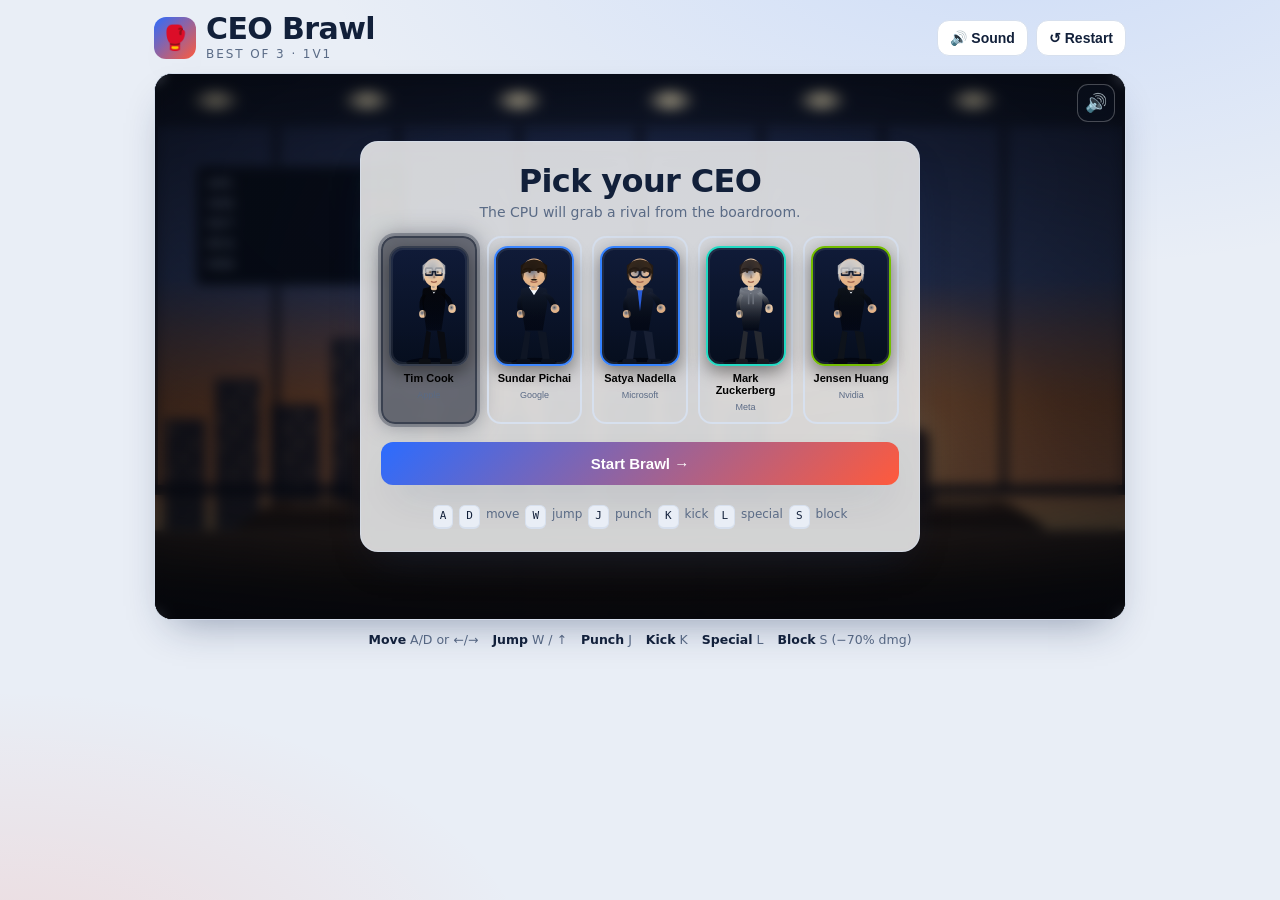
<file: ceo-brawl/index.html>
<!DOCTYPE html>
<!-- page-version: 1795558531 -->
<html lang="en">
<head>
<meta charset="utf-8">
<meta name="viewport" content="width=device-width, initial-scale=1, maximum-scale=1, user-scalable=no, viewport-fit=cover">
<meta name="theme-color" content="#0a1120">
<title>CEO Brawl</title>
<style>
  :root{
    --bg:#e9eef6; --ink:#12203a; --ink-soft:#5a6b86; --card:#ffffff;
    --line:#d7e0ee; --accent:#2b6cff; --accent-2:#ff5a3c; --gold:#ffb020;
    --hp:#ff4d4d; --hp2:#ff8a3c; --special:#37c6ff; --shadow:0 18px 40px -18px rgba(20,40,80,.45);
  }
  @media (prefers-color-scheme: dark){
    :root{
      --bg:#0a1120; --ink:#eaf1ff; --ink-soft:#93a4c4; --card:#111a2e;
      --line:#243252; --accent:#4d8bff; --accent-2:#ff6a4d; --gold:#ffc24d;
      --shadow:0 20px 46px -18px rgba(0,0,0,.7);
    }
  }
  *{box-sizing:border-box}
  html,body{height:100%}
  body{
    margin:0; font-family:ui-sans-serif,system-ui,-apple-system,"Segoe UI",Roboto,Helvetica,Arial,sans-serif;
    color:var(--ink); background:
      radial-gradient(1200px 600px at 80% -10%, rgba(77,139,255,.18), transparent 60%),
      radial-gradient(900px 500px at 0% 110%, rgba(255,90,60,.14), transparent 60%),
      var(--bg);
    -webkit-tap-highlight-color:transparent; overscroll-behavior:none;
    display:flex; flex-direction:column; align-items:center; min-height:100dvh;
  }
  .wrap{width:100%; max-width:1000px; padding:14px 14px 22px; display:flex; flex-direction:column; gap:12px}
  header{display:flex; align-items:center; justify-content:space-between; gap:12px}
  .brand{display:flex; align-items:center; gap:10px}
  .logo{width:42px; height:42px; border-radius:12px; display:grid; place-items:center; font-size:24px;
    background:linear-gradient(135deg,var(--accent),var(--accent-2)); color:#fff; box-shadow:var(--shadow)}
  .brand h1{font-size:clamp(20px,4.4vw,30px); margin:0; letter-spacing:-.02em; line-height:1}
  .brand small{display:block; color:var(--ink-soft); font-size:12px; letter-spacing:.16em; text-transform:uppercase; margin-top:3px}
  .topbtns{display:flex; gap:8px}
  .pill{border:1px solid var(--line); background:var(--card); color:var(--ink); border-radius:12px;
    padding:9px 12px; font-size:14px; font-weight:600; cursor:pointer; box-shadow:var(--shadow); transition:transform .12s, filter .12s}
  .pill:hover{transform:translateY(-1px)} .pill:active{transform:translateY(0)}
  .pill.muted{opacity:.6}

  .stage{position:relative; width:100%; aspect-ratio:16/9; border-radius:18px; overflow:hidden;
    background:#0a1120; box-shadow:var(--shadow); border:1px solid var(--line); touch-action:none}
  canvas{display:block; width:100%; height:100%}

  .overlay{position:absolute; inset:0; display:flex; align-items:center; justify-content:center; padding:16px;
    background:radial-gradient(120% 90% at 50% 20%, rgba(6,10,20,.35), rgba(4,7,14,.78)); backdrop-filter:blur(6px) saturate(1.05); text-align:center}
  .overlay.hidden{display:none}
  .panel{background:color-mix(in srgb, var(--card) 82%, transparent); border:1px solid color-mix(in srgb, var(--line) 70%, transparent);
    border-radius:18px; padding:20px 20px 22px; width:100%; max-width:560px; box-shadow:var(--shadow);
    backdrop-filter:blur(10px) saturate(1.1); -webkit-backdrop-filter:blur(10px) saturate(1.1);
    animation:pop .35s cubic-bezier(.2,.9,.25,1.2)}
  @keyframes pop{from{transform:scale(.9); opacity:0} to{transform:scale(1); opacity:1}}
  .panel h2{margin:0 0 4px; font-size:clamp(22px,5vw,32px); letter-spacing:-.02em}
  .panel .sub{color:var(--ink-soft); margin:0 0 16px; font-size:14px}
  .roster{display:grid; grid-template-columns:repeat(5,1fr); gap:10px}
  @media (max-width:560px){ .roster{grid-template-columns:repeat(3,1fr)} }
  .ceo{border:2px solid var(--line); background:transparent; border-radius:14px; padding:8px 4px 10px; cursor:pointer;
    display:flex; flex-direction:column; align-items:center; gap:6px; transition:transform .12s, border-color .12s, background .12s}
  .ceo:hover{transform:translateY(-3px)}
  .ceo .face{width:80px; height:120px; border-radius:14px; display:grid; place-items:center; overflow:hidden;
    border:2px solid var(--c); box-shadow:0 6px 18px rgba(0,0,0,.45), inset 0 0 0 2px rgba(255,255,255,.08); background:linear-gradient(#16203a,#0c1322);
    filter:saturate(1.05) contrast(1.05)}
  .ceo .face svg{width:100%; height:100%; display:block}
  .ceo .face svg .fb{transform-origin:center bottom}
  .ceo .nm{font-size:11px; font-weight:700; line-height:1.1; text-align:center}
  .ceo .co{font-size:9px; color:var(--ink-soft); text-align:center}
  .ceo.sel{border-color:var(--c); background:color-mix(in srgb, var(--c) 16%, rgba(10,16,30,.5)); box-shadow:0 0 0 3px color-mix(in srgb, var(--c) 40%, transparent), 0 0 22px color-mix(in srgb, var(--c) 55%, transparent)}
  .btnrow{display:flex; gap:10px; margin-top:18px; flex-wrap:wrap}
  .btn{flex:1; min-width:120px; border:none; border-radius:12px; padding:13px 16px; font-size:15px; font-weight:700; cursor:pointer;
    color:#fff; background:linear-gradient(135deg,var(--accent),var(--accent-2)); box-shadow:var(--shadow); transition:transform .12s}
  .btn:hover{transform:translateY(-2px)} .btn:active{transform:translateY(0)}
  .btn.ghost{background:var(--card); color:var(--ink); border:1px solid var(--line)}
  .hint{margin-top:14px; font-size:12px; color:var(--ink-soft); line-height:1.5}
  .keys{display:inline-flex; gap:6px; flex-wrap:wrap; justify-content:center; margin-top:6px}
  kbd{font-family:ui-monospace,Menlo,Consolas,monospace; font-size:11px; background:var(--bg); border:1px solid var(--line);
    border-bottom-width:2px; border-radius:6px; padding:2px 6px; color:var(--ink)}
  .big{font-size:clamp(30px,8vw,54px); font-weight:800; letter-spacing:-.02em; margin:6px 0;
    text-shadow:0 2px 0 rgba(0,0,0,.35), 0 6px 18px rgba(0,0,0,.5)}
  .big.win{color:var(--accent); text-shadow:0 2px 0 rgba(0,0,0,.4), 0 0 24px color-mix(in srgb, var(--accent) 60%, transparent)}
  .big.lose{color:var(--accent-2); text-shadow:0 2px 0 rgba(0,0,0,.4), 0 0 24px color-mix(in srgb, var(--accent-2) 60%, transparent)}
  .scoreline{margin-top:14px; font-size:13px; color:var(--ink-soft)}
  .scoreline code{display:inline-block; margin-top:6px; background:var(--bg); border:1px dashed var(--line);
    border-radius:8px; padding:6px 8px; color:var(--ink); font-size:12px}

  .controls{display:flex; flex-wrap:wrap; gap:8px 14px; align-items:center; justify-content:center;
    color:var(--ink-soft); font-size:12.5px}
  .controls b{color:var(--ink)}
  .touch{position:absolute; inset:auto 0 0 0; display:none; justify-content:space-between; align-items:flex-end;
    padding:10px 12px calc(10px + env(safe-area-inset-bottom)); pointer-events:none; user-select:none}
  .touch .grp{display:flex; gap:10px; pointer-events:auto}
  .tbtn{width:56px; height:56px; border-radius:16px; border:1px solid rgba(255,255,255,.25);
    background:rgba(10,16,30,.55); color:#fff; font-size:22px; font-weight:800; display:grid; place-items:center;
    backdrop-filter:blur(4px); touch-action:none; -webkit-user-select:none; user-select:none}
  .tbtn:active{background:rgba(77,139,255,.5)}
  .tbtn.sp{background:rgba(55,198,255,.35)}
  @media (hover:none), (pointer:coarse){ .touch{display:flex} }
  .mute-fab{position:absolute; top:10px; right:10px; width:38px; height:38px; border-radius:11px; border:1px solid rgba(255,255,255,.25);
    background:rgba(10,16,30,.5); color:#fff; font-size:18px; display:grid; place-items:center; cursor:pointer; backdrop-filter:blur(4px)}
  /* cinematic film grain over the whole stage */
  .stage::after{content:""; position:absolute; inset:0; pointer-events:none; z-index:5; opacity:.07; mix-blend-mode:overlay;
    background-image:url("data:image/svg+xml,%3Csvg xmlns='http://www.w3.org/2000/svg' width='160' height='160'%3E%3Cfilter id='n'%3E%3CfeTurbulence type='fractalNoise' baseFrequency='0.85' numOctaves='2' stitchTiles='stitch'/%3E%3C/filter%3E%3Crect width='100%25' height='100%25' filter='url(%23n)'/%3E%3C/svg%3E")}
  .stage::before{content:""; position:absolute; inset:0; pointer-events:none; z-index:4;
    background:radial-gradient(120% 100% at 50% 45%, transparent 55%, rgba(0,0,0,.55) 100%)}
  .overlay{z-index:6}
  .mute-fab{z-index:7}
</style>
</head>
<body>
<div class="wrap">
  <header>
    <div class="brand">
      <div class="logo">🥊</div>
      <div>
        <h1>CEO Brawl</h1>
        <small>Best of 3 · 1v1</small>
      </div>
    </div>
    <div class="topbtns">
      <button class="pill" id="muteBtn">🔊 Sound</button>
      <button class="pill" id="restartBtn">↺ Restart</button>
    </div>
  </header>

  <div class="stage" id="stage">
    <canvas id="game"></canvas>
    <button class="mute-fab" id="muteFab" aria-label="Mute">🔊</button>

    <!-- Character select -->
    <div class="overlay" id="selectScreen">
      <div class="panel">
        <h2>Pick your CEO</h2>
        <p class="sub">The CPU will grab a rival from the boardroom.</p>
        <div class="roster" id="roster"></div>
        <div class="btnrow">
          <button class="btn" id="startBtn">Start Brawl →</button>
        </div>
        <div class="hint">
          <span class="keys"><kbd>A</kbd><kbd>D</kbd> move <kbd>W</kbd> jump <kbd>J</kbd> punch <kbd>K</kbd> kick <kbd>L</kbd> special <kbd>S</kbd> block</span>
        </div>
      </div>
    </div>

    <!-- Round intro -->
    <div class="overlay hidden" id="introScreen">
      <div class="panel">
        <div class="big" id="introRound">Round 1</div>
        <p class="sub" id="introVs">Tim Cook vs Mark Zuckerberg</p>
        <div class="big" id="introCount" style="font-size:clamp(40px,12vw,80px)">3</div>
      </div>
    </div>

    <!-- Match over -->
    <div class="overlay hidden" id="overScreen">
      <div class="panel">
        <div class="big" id="overTitle">YOU WIN THE MATCH</div>
        <p class="sub" id="overSub">Tim Cook takes the boardroom.</p>
        <div class="btnrow">
          <button class="btn" id="rematchBtn">Rematch</button>
          <button class="btn ghost" id="changeBtn">Change CEO</button>
        </div>
        <div class="scoreline" id="scoreline"></div>
      </div>
    </div>
  </div>

  <div class="controls">
    <span><b>Move</b> A/D or ←/→</span>
    <span><b>Jump</b> W / ↑</span>
    <span><b>Punch</b> J</span>
    <span><b>Kick</b> K</span>
    <span><b>Special</b> L</span>
    <span><b>Block</b> S (−70% dmg)</span>
  </div>
</div>

<script>
"use strict";
/* ============================================================
   CEO BRAWL — self-contained 2D canvas fighter
   ============================================================ */

/* ---------- Canvas / world ---------- */
const canvas = document.getElementById('game');
const ctx = canvas.getContext('2d');
const W = 960, H = 540, GROUND = 452, GRAV = 2600;
let dpr = 1;
function resize(){
  dpr = Math.min(window.devicePixelRatio || 1, 2);
  canvas.width = W * dpr; canvas.height = H * dpr;
  ctx.setTransform(dpr,0,0,dpr,0,0);
}
resize();
window.addEventListener('resize', resize);

/* ---------- Characters ---------- */
const CHARS = [
  {id:'cook', name:'Tim Cook', company:'Apple', accent:'#3a4150', accent2:'#6b7488',
    speed:8, special:'Reality Distortion', specialDesc:'AoE knockback — blasts both rivals off the ground.',
    skin:'#e8c39e', hair:'#d8d8d8', cloth:'#111318', cloth2:'#1c2029',
    photo:'https://upload.wikimedia.org/wikipedia/commons/9/9d/Tim_Cook_(2017).jpg',
    full:'https://upload.wikimedia.org/wikipedia/commons/9/9d/Tim_Cook_(2017).jpg',
    build:{skin:'#e8c39e', skinHi:'#f6dcc0', skinLo:'#c99a72', hair:'#c9c9c9', suit:'#0c0d11', suitHi:'#23262e', pants:'#0f1116', shoe:'#111318',
      slim:true, glasses:'rect', turtleneck:true, shirt:false, tie:false, hoodie:false, openCollar:false,
      hairStyle:'short', hairDensity:0.55, hairSides:0.35,
      browColor:'#b8b8b8', eyeColor:'#5a4632', noseW:1.0, mouthW:1.0, cheek:0.5, mustache:false,
      faceW:13, faceH:15, earSize:1.0, handScale:1.0, shoeLen:15, shoeH:7}},
  {id:'pichai', name:'Sundar Pichai', company:'Google', accent:'#4285f4', accent2:'#34a853',
    speed:7, special:'Gemini Beam', specialDesc:'Fires a multicolor beam projectile.',
    skin:'#e0b48c', hair:'#241a12', cloth:'#1a2233', cloth2:'#2a3550',
    photo:'https://upload.wikimedia.org/wikipedia/commons/1/1c/Sundar_Pichai.jpg',
    full:'https://upload.wikimedia.org/wikipedia/commons/1/1c/Sundar_Pichai.jpg',
    build:{skin:'#e0b48c', skinHi:'#f2cfa8', skinLo:'#b98a5f', hair:'#241a12', suit:'#1a2233', suitHi:'#2c3a58', pants:'#141a28', shoe:'#0f1420',
      slim:false, glasses:null, turtleneck:false, shirt:true, tie:false, hoodie:false, openCollar:true,
      hairStyle:'short', hairDensity:0.9, hairSides:0.5,
      browColor:'#241a12', eyeColor:'#3a2416', noseW:1.0, mouthW:1.0, cheek:0.6, mustache:true,
      faceW:14, faceH:15, earSize:1.0, handScale:1.0, shoeLen:16, shoeH:7}},
  {id:'nadella', name:'Satya Nadella', company:'Microsoft', accent:'#3b82f6', accent2:'#2563eb',
    speed:8, special:'Cloud Surge', specialDesc:'Heals 15 HP and stuns the rival.',
    skin:'#d9ad86', hair:'#2a2018', cloth:'#20283a', cloth2:'#2f3a55',
    photo:'https://upload.wikimedia.org/wikipedia/commons/4/4a/Satya_Nadella.jpg',
    full:'https://upload.wikimedia.org/wikipedia/commons/4/4a/Satya_Nadella.jpg',
    build:{skin:'#d9ad86', skinHi:'#eec49e', skinLo:'#b0825a', hair:'#2a2018', suit:'#20283a', suitHi:'#33405c', pants:'#1c2436', shoe:'#141a28',
      slim:false, glasses:'round', turtleneck:false, shirt:true, tie:true, tieColor:'#2f5fd0', hoodie:false, openCollar:false,
      hairStyle:'short', hairDensity:0.85, hairSides:0.55,
      browColor:'#2a2018', eyeColor:'#3a2a1c', noseW:1.05, mouthW:1.0, cheek:0.55, mustache:false,
      faceW:14, faceH:15, earSize:1.0, handScale:1.0, shoeLen:16, shoeH:7}},
  {id:'zuck', name:'Mark Zuckerberg', company:'Meta', accent:'#2dd4bf', accent2:'#14b8a6',
    speed:7, special:'Hype Spam', specialDesc:'Rapid multi-hit flurry.',
    skin:'#e6c6a4', hair:'#5a4632', cloth:'#8a8f98', cloth2:'#6d727c',
    photo:'https://upload.wikimedia.org/wikipedia/commons/0/0b/Mark-Zuckerberg-2019.jpg',
    full:'https://upload.wikimedia.org/wikipedia/commons/0/0b/Mark-Zuckerberg-2019.jpg',
    build:{skin:'#e6c6a4', skinHi:'#f4d8b8', skinLo:'#c69a72', hair:'#2a2320', suit:'#8a8f98', suitHi:'#a4a9b2', pants:'#2a2d33', shoe:'#1c1e24',
      slim:true, glasses:null, turtleneck:false, shirt:false, tie:false, hoodie:true, openCollar:false,
      hairStyle:'short', hairDensity:0.8, hairSides:0.45,
      browColor:'#2a2320', eyeColor:'#4a3a2a', noseW:0.95, mouthW:1.0, cheek:0.5, mustache:false,
      faceW:13, faceH:15, earSize:1.0, handScale:0.95, shoeLen:15, shoeH:7}},
  {id:'huang', name:'Jensen Huang', company:'Nvidia', accent:'#76b900', accent2:'#5a9400',
    speed:9, special:'Green Lightning', specialDesc:'Big damage + stun.',
    skin:'#e2b48c', hair:'#9a9a9a', cloth:'#14181f', cloth2:'#20262f',
    photo:'https://upload.wikimedia.org/wikipedia/commons/0/08/Jensen_huang_stanford_2026-04-30_008_(cropped).jpg',
    full:'https://upload.wikimedia.org/wikipedia/commons/0/08/Jensen_huang_stanford_2026-04-30_008_(cropped).jpg',
    build:{skin:'#e2b48c', skinHi:'#f0cfa8', skinLo:'#bd8f66', hair:'#cfcfcf', suit:'#14181f', suitHi:'#2a303b', pants:'#14181f', shoe:'#0c0e12',
      slim:false, glasses:'rect', turtleneck:true, shirt:false, tie:false, hoodie:false, openCollar:false,
      hairStyle:'short', hairDensity:0.7, hairSides:0.4,
      browColor:'#cfcfcf', eyeColor:'#4a3a2a', noseW:1.05, mouthW:1.0, cheek:0.55, mustache:false,
      faceW:14, faceH:15, earSize:1.0, handScale:1.0, shoeLen:16, shoeH:7}},
];
const PUNCH_DMG = 8, KICK_DMG = 12, SPECIAL_USES = 3;

/* ---------- Audio (WebAudio beeps) ---------- */
let audioCtx = null, muted = false;
function ensureAudio(){ if(!audioCtx){ try{ audioCtx = new (window.AudioContext||window.webkitAudioContext)(); }catch(e){} } }
function beep(freq, dur, type, vol, slideTo){
  if(muted || !audioCtx) return;
  const t = audioCtx.currentTime;
  const o = audioCtx.createOscillator(), g = audioCtx.createGain();
  o.type = type || 'square'; o.frequency.setValueAtTime(freq, t);
  if(slideTo) o.frequency.exponentialRampToValueAtTime(slideTo, t+dur);
  g.gain.setValueAtTime(vol||0.05, t);
  g.gain.exponentialRampToValueAtTime(0.0001, t+dur);
  o.connect(g).connect(audioCtx.destination);
  o.start(t); o.stop(t+dur);
}
const sfx = {
  punch:()=>{ beep(220,0.08,'square',0.045,120); whoosh(0.12,0.05); },
  kick:()=>{ beep(150,0.12,'sawtooth',0.055,70); whoosh(0.16,0.06); },
  hit:()=>{ beep(320,0.06,'square',0.05,200); thud(0.12,0.07); },
  block:()=>beep(500,0.05,'triangle',0.04),
  special:()=>beep(400,0.25,'sawtooth',0.06,900),
  ko:()=>{ beep(600,0.5,'sawtooth',0.07,90); thud(0.4,0.09); },
  win:()=>{ [523,659,784,1047].forEach((f,i)=>setTimeout(()=>beep(f,0.16,'square',0.05),i*110)); },
  lose:()=>{ [400,320,240,160].forEach((f,i)=>setTimeout(()=>beep(f,0.18,'sawtooth',0.05),i*120)); },
  count:()=>beep(660,0.08,'square',0.05),
  go:()=>beep(880,0.2,'square',0.06),
};
function whoosh(dur, vol){
  if(muted || !audioCtx) return;
  const t = audioCtx.currentTime;
  const len = Math.floor(audioCtx.sampleRate*dur);
  const buf = audioCtx.createBuffer(1, len, audioCtx.sampleRate);
  const d = buf.getChannelData(0);
  for(let i=0;i<len;i++){ d[i] = (Math.random()*2-1) * (1-i/len); }
  const src = audioCtx.createBufferSource(); src.buffer = buf;
  const f = audioCtx.createBiquadFilter(); f.type='bandpass'; f.frequency.setValueAtTime(400,t); f.frequency.exponentialRampToValueAtTime(2400,t+dur); f.Q.value=1.2;
  const g = audioCtx.createGain(); g.gain.setValueAtTime(vol,t); g.gain.exponentialRampToValueAtTime(0.0001,t+dur);
  src.connect(f).connect(g).connect(audioCtx.destination); src.start(t); src.stop(t+dur);
}
function thud(dur, vol){
  if(muted || !audioCtx) return;
  const t = audioCtx.currentTime;
  const o = audioCtx.createOscillator(), g = audioCtx.createGain();
  o.type='sine'; o.frequency.setValueAtTime(120,t); o.frequency.exponentialRampToValueAtTime(45,t+dur);
  g.gain.setValueAtTime(vol,t); g.gain.exponentialRampToValueAtTime(0.0001,t+dur);
  o.connect(g).connect(audioCtx.destination); o.start(t); o.stop(t+dur);
}

/* ---------- Game state ---------- */
let state = 'select'; // select | intro | fight | roundend | matchend
let player, cpu;
let projectiles = [];
let particles = [];
let damageNums = [];
let shake = 0, flash = 0, time = 0, roundTimer = 60;
let round = 1, pWins = 0, cWins = 0, matchWinner = null;
let introT = 0, introStep = 0, roundEndT = 0, roundEndMsg = '';
let last = performance.now();

function makeFighter(c, x, facing, isPlayer){
  const img = new Image();
  img.src = c.photo;
  const full = new Image();
  full.src = c.full;
  return {
    char:c, x, y:GROUND, vx:0, vy:0, facing, onGround:true, isPlayer,
    hp:100, specialUses:SPECIAL_USES, blocking:false,
    punchT:0, kickT:0, hitstun:0, stun:0, flash:0,
    specialAnim:0, specialType:c.special, hypeHits:0, hypeT:0,
    aiTimer:0, aiAction:'approach',
    w:46, h:96,
    photoImg: img,
    fullImg: full,
  };
}

/* ---------- Input ---------- */
const keys = {};
const touch = {left:false, right:false, jump:false, punch:false, kick:false, special:false, block:false};
window.addEventListener('keydown', e=>{
  const k = e.key.toLowerCase();
  if(['arrowleft','arrowright','arrowup','arrowdown',' '].includes(k)) e.preventDefault();
  keys[k] = true;
  if(state==='select' && (k==='enter')) startMatch();
  if(state==='matchend' && (k==='enter')) rematch();
  if(state==='intro' && (k===' ')) skipIntro();
});
window.addEventListener('keyup', e=>{ keys[e.key.toLowerCase()] = false; });

function bindTouch(id, prop){
  const el = document.getElementById(id);
  if(!el) return;
  const on = e=>{ e.preventDefault(); ensureAudio(); touch[prop]=true; };
  const off = e=>{ e.preventDefault(); touch[prop]=false; };
  el.addEventListener('pointerdown', on);
  el.addEventListener('pointerup', off);
  el.addEventListener('pointercancel', off);
  el.addEventListener('pointerleave', off);
}
['tLeft','tRight','tJump','tPunch','tKick','tSpecial','tBlock'].forEach(id=>{
  const map={tLeft:'left',tRight:'right',tJump:'jump',tPunch:'punch',tKick:'kick',tSpecial:'special',tBlock:'block'};
  bindTouch(id, map[id]);
});

/* ---------- UI helpers ---------- */
const $ = id=>document.getElementById(id);
function show(el){ el.classList.remove('hidden'); }
function hide(el){ el.classList.add('hidden'); }

function spriteSVG(c){
  const b=c.build, skin=b.skin, hair=b.hair, suit=b.suit, pants=b.pants, shoe=b.shoe, accent=c.accent;
  const slim=b.slim?0.86:1;
  // hair: density controls how much of the scalp is covered
  const hairTop = `<path d="M-15,-104 Q0,-118 15,-104 L15,-94 Q0,-102 -15,-94 Z" fill="${hair}" opacity="${0.4+b.hairDensity*0.6}"/>`;
  // glasses: rect vs round vs none, matching the build
  let glasses='';
  if(b.glasses==='rect'){
    glasses = `<g stroke="#1a2233" stroke-width="2" fill="rgba(255,255,255,.12)"><rect x="-11" y="-101" width="9" height="8" rx="1.5"/><rect x="2" y="-101" width="9" height="8" rx="1.5"/><path d="M-2,-97 L2,-97" stroke="#1a2233" stroke-width="2" fill="none"/></g>`;
  } else if(b.glasses==='round'){
    glasses = `<g stroke="#1a2233" stroke-width="2" fill="rgba(255,255,255,.12)"><circle cx="-6" cy="-96" r="5.5"/><circle cx="6" cy="-96" r="5.5"/><path d="M-0.5,-96 L0.5,-96" stroke="#1a2233" stroke-width="2" fill="none"/></g>`;
  }
  let extra='';
  // tie: use the per-character tieColor when set, else the accent
  const tieCol = b.tieColor || accent;
  if(b.tie) extra += `<path d="M-3,-78 L3,-78 L0,-52 Z" fill="${tieCol}"/><path d="M-3,-78 L3,-78 L0,-74 Z" fill="${tieCol}"/>`;
  // hoodie: drawstrings + hood seam
  if(b.hoodie) extra += `<path d="M-13,-78 Q0,-70 13,-78" fill="none" stroke="#6d727c" stroke-width="3"/><path d="M-3,-76 L-3,-60 M3,-76 L3,-60" stroke="#6d727c" stroke-width="2"/>`;
  // turtleneck collar (Cook, Huang)
  if(b.turtleneck) extra += `<path d="M-6,-84 Q0,-88 6,-84 L6,-76 Q0,-72 -6,-76 Z" fill="${suit}"/>`;
  // open shirt collar (Pichai)
  if(b.openCollar) extra += `<path d="M-5,-80 L0,-72 L5,-80" fill="none" stroke="#eef2f8" stroke-width="2"/>`;
  // mustache (Pichai)
  const mustache = b.mustache ? `<path d="M-4,-88 Q0,-90 4,-88 Q0,-86 -4,-88 Z" fill="${b.browColor||hair}"/>` : '';
  return `<svg viewBox="-40 -124 80 132" xmlns="http://www.w3.org/2000/svg">
    <defs>
      <radialGradient id="sk_${c.id}" cx="42%" cy="38%" r="72%">
        <stop offset="0%" stop-color="#ffffff" stop-opacity="0.28"/>
        <stop offset="55%" stop-color="${skin}"/>
        <stop offset="100%" stop-color="${skin}" stop-opacity="0.92"/>
      </radialGradient>
      <linearGradient id="st_${c.id}" x1="0" y1="0" x2="0" y2="1">
        <stop offset="0%" stop-color="${suit}"/>
        <stop offset="100%" stop-color="#000" stop-opacity="0.35"/>
      </linearGradient>
    </defs>
    <ellipse cx="0" cy="6" rx="26" ry="5" fill="rgba(0,0,0,.35)"/>
    <g class="fb" transform="scale(${slim},1)">
      <!-- BACK LEG (bent, weight behind) -->
      <path d="M-10,-30 L-16,4 L-8,4 L-4,-28 Z" fill="${pants}"/>
      <rect x="-20" y="2" width="16" height="7" rx="3" fill="${shoe}"/>
      <!-- FRONT LEG (forward, planted) -->
      <path d="M4,-30 L10,4 L18,4 L14,-28 Z" fill="${pants}"/>
      <rect x="8" y="2" width="16" height="7" rx="3" fill="${shoe}"/>
      <!-- BACK ARM (guard, bent up) -->
      <path d="M-14,-72 Q-22,-64 -18,-50 L-12,-52 Q-16,-64 -10,-70 Z" fill="url(#st_${c.id})"/>
      <circle cx="-15" cy="-49" r="4.5" fill="url(#sk_${c.id})"/>
      <!-- TORSO (slightly leaned forward) -->
      <path d="M-14,-78 Q-16,-76 -15,-60 L-10,-30 L10,-30 L15,-60 Q16,-76 14,-78 Q0,-82 -14,-78 Z" fill="url(#st_${c.id})"/>
      <path d="M-4,-78 L4,-78 L0,-72 Z" fill="#eef2f8"/>
      ${extra}
      <!-- FRONT ARM (raised guard fist) -->
      <path d="M12,-74 Q24,-70 26,-56 L20,-54 Q18,-66 8,-72 Z" fill="url(#st_${c.id})"/>
      <circle cx="24" cy="-55" r="5" fill="url(#sk_${c.id})"/>
      <!-- HEAD -->
      <rect x="-4" y="-84" width="8" height="8" rx="2" fill="url(#sk_${c.id})"/>
      <ellipse cx="0" cy="-96" rx="14" ry="16" fill="url(#sk_${c.id})"/>
      <path d="M-12,-99 Q-7,-102 -2,-99" stroke="${b.browColor||hair}" stroke-width="2" fill="none"/>
      <path d="M12,-99 Q7,-102 2,-99" stroke="${b.browColor||hair}" stroke-width="2" fill="none"/>
      <circle cx="-5" cy="-97" r="1.4" fill="${b.eyeColor||'#2a2018'}"/>
      <circle cx="5" cy="-97" r="1.4" fill="${b.eyeColor||'#2a2018'}"/>
      <path d="M0,-95 L-1,-90 Q0,-89 2,-90 Z" fill="rgba(120,80,60,.5)"/>
      <path d="M-4,-86 Q0,-84 4,-86" stroke="#a06a55" stroke-width="1.4" fill="none"/>
      ${mustache}
      ${glasses}
      ${hairTop}
      <!-- hair sides (temples), scaled by hairSides -->
      <path d="M-14,-100 Q-16,-92 -13,-86 L-11,-96 Z" fill="${hair}" opacity="${0.4+b.hairSides*0.6}"/>
      <path d="M14,-100 Q16,-92 13,-86 L11,-96 Z" fill="${hair}" opacity="${0.4+b.hairSides*0.6}"/>
    </g>
  </svg>`;
}

/* ============================================================
   DETAILED HEAD PORTRAITS
   Each head is painted ONCE into an offscreen canvas (side-profile,
   facing +x) with realistic skin texture, hair strands, glasses and
   clothing collar. drawAvatar blits it in place of the flat head.
   ============================================================ */
const headCache = {};
function headCanvas(c){
  if(headCache[c.id]) return headCache[c.id];
  const S=2, W2=170, H2=190;
  const cv=document.createElement('canvas'); cv.width=W2*S; cv.height=H2*S;
  const g=cv.getContext('2d'); g.scale(S,S);
  const b=c.build, skin=b.skin, skinHi=b.skinHi, skinLo=b.skinLo, hair=b.hair, suit=b.suit;
  const cx=86, cy=92;
  const R=(x,y,rx,ry)=>{ g.beginPath(); g.ellipse(x,y,rx,ry,0,0,7); };
  const L=(...p)=>{ g.beginPath(); g.moveTo(p[0],p[1]); for(let i=2;i<p.length;i+=2) g.lineTo(p[i],p[i+1]); };
  const F=(...p)=>{ L(...p); g.closePath(); g.fill(); };
  const ST=(...p)=>{ L(...p); g.stroke(); };
  const P=(...p)=>{ L(...p); g.closePath(); };

  // ---- neck (behind face) ----
  const ng=g.createLinearGradient(cx-12,0,cx+16,0);
  ng.addColorStop(0,skinLo); ng.addColorStop(0.5,skin); ng.addColorStop(1,skinHi);
  g.fillStyle=ng; F(cx-13,cy+4, cx+15,cy+4, cx+18,cy+52, cx-9,cy+52);
  g.fillStyle='rgba(0,0,0,.28)'; g.beginPath(); g.ellipse(cx+2,cy+10,15,7,0,0,7); g.fill();

  // ---- hair BEHIND (back of head / nape) ----
  g.fillStyle=hair;
  R(cx-16,cy-4,20,26); g.fill();
  g.beginPath(); g.ellipse(cx-14,cy+18,13,18,0,0,7); g.fill();
  g.beginPath(); g.ellipse(cx-18,cy+30,8,12,0,0,7); g.fill();

  // ---- FACE (side profile) ----
  const fg=g.createRadialGradient(cx+14,cy-10,6, cx+2,cy,44);
  fg.addColorStop(0,skinHi); fg.addColorStop(0.55,skin); fg.addColorStop(1,skinLo);
  g.fillStyle=fg;
  g.beginPath();
  g.moveTo(cx-16,cy-30);
  g.bezierCurveTo(cx+22,cy-46, cx+40,cy-24, cx+34,cy-2);
  g.bezierCurveTo(cx+40,cy+2, cx+40,cy+8, cx+33,cy+11);
  g.bezierCurveTo(cx+37,cy+15, cx+36,cy+21, cx+29,cy+23);
  g.bezierCurveTo(cx+33,cy+27, cx+31,cy+32, cx+24,cy+33);
  g.bezierCurveTo(cx+16,cy+42, cx+2,cy+44, cx-10,cy+38);
  g.bezierCurveTo(cx-20,cy+30, cx-24,cy+10, cx-16,cy-30);
  g.closePath(); g.fill();

  // ---- skin texture: pores + fine lines ----
  g.save();
  g.beginPath();
  g.moveTo(cx-16,cy-30);
  g.bezierCurveTo(cx+22,cy-46, cx+40,cy-24, cx+34,cy-2);
  g.bezierCurveTo(cx+40,cy+2, cx+40,cy+8, cx+33,cy+11);
  g.bezierCurveTo(cx+37,cy+15, cx+36,cy+21, cx+29,cy+23);
  g.bezierCurveTo(cx+33,cy+27, cx+31,cy+32, cx+24,cy+33);
  g.bezierCurveTo(cx+16,cy+42, cx+2,cy+44, cx-10,cy+38);
  g.bezierCurveTo(cx-20,cy+30, cx-24,cy+10, cx-16,cy-30);
  g.closePath(); g.clip();
  for(let i=0;i<150;i++){
    const px=cx-20+Math.random()*60, py=cy-34+Math.random()*74;
    g.fillStyle = Math.random()<0.5 ? 'rgba(255,255,255,.05)' : 'rgba(0,0,0,.05)';
    g.beginPath(); g.arc(px,py,0.5+Math.random()*0.7,0,7); g.fill();
  }
  g.strokeStyle='rgba(0,0,0,.10)'; g.lineWidth=1;
  g.beginPath(); g.moveTo(cx+2,cy-30); g.quadraticCurveTo(cx+6,cy-18,cx+1,cy-6); g.stroke();
  g.beginPath(); g.moveTo(cx+16,cy-24); g.quadraticCurveTo(cx+20,cy-14,cx+15,cy-4); g.stroke();
  g.beginPath(); g.moveTo(cx+18,cy+14); g.quadraticCurveTo(cx+24,cy+18,cx+20,cy+24); g.stroke();
  g.restore();

  // ---- lighting: cheek highlight + jaw shadow ----
  g.save();
  g.beginPath(); g.ellipse(cx+16,cy-4,16,20,0,0,7); g.clip();
  const hl=g.createRadialGradient(cx+18,cy-10,2,cx+18,cy-10,26);
  hl.addColorStop(0,'rgba(255,255,255,.28)'); hl.addColorStop(1,'rgba(255,255,255,0)');
  g.fillStyle=hl; g.fillRect(cx-10,cy-34,60,60);
  g.restore();
  g.save();
  g.beginPath(); g.ellipse(cx+2,cy+30,22,14,0,0,7); g.clip();
  const js=g.createLinearGradient(0,cy+18,0,cy+44);
  js.addColorStop(0,'rgba(0,0,0,0)'); js.addColorStop(1,'rgba(0,0,0,.22)');
  g.fillStyle=js; g.fillRect(cx-20,cy+16,60,30);
  g.restore();

  // ---- EAR ----
  g.fillStyle=skin; R(cx-13,cy+2,6,9); g.fill();
  g.strokeStyle=skinLo; g.lineWidth=1.5; g.beginPath(); g.ellipse(cx-13,cy+2,3,5,0,0,7); g.stroke();

  // ---- EYE (side profile) ----
  g.fillStyle='#fff'; g.beginPath(); g.ellipse(cx+16,cy-8,5.5,3.4,0,0,7); g.fill();
  g.fillStyle=b.eyeColor||'#3a2a1c'; g.beginPath(); g.arc(cx+18,cy-8,2.4,0,7); g.fill();
  g.fillStyle='#000'; g.beginPath(); g.arc(cx+18.5,cy-8,1.1,0,7); g.fill();
  g.fillStyle='rgba(255,255,255,.9)'; g.beginPath(); g.arc(cx+17,cy-9,0.8,0,7); g.fill();
  g.strokeStyle='rgba(0,0,0,.55)'; g.lineWidth=1.4; g.beginPath(); g.moveTo(cx+10,cy-11); g.quadraticCurveTo(cx+16,cy-13,cx+22,cy-10); g.stroke();
  g.strokeStyle=b.browColor||hair; g.lineWidth=2.4; g.beginPath(); g.moveTo(cx+9,cy-15); g.quadraticCurveTo(cx+16,cy-18,cx+23,cy-14); g.stroke();

  // ---- NOSE (side profile) ----
  g.fillStyle='rgba(0,0,0,.10)'; g.beginPath(); g.ellipse(cx+28,cy+2,3,4,0,0,7); g.fill();
  g.strokeStyle='rgba(0,0,0,.35)'; g.lineWidth=1.4;
  g.beginPath(); g.moveTo(cx+24,cy-6); g.quadraticCurveTo(cx+34,cy+2,cx+30,cy+8); g.stroke();
  g.fillStyle='rgba(0,0,0,.25)'; g.beginPath(); g.ellipse(cx+30,cy+9,2,1.4,0,0,7); g.fill();

  // ---- MOUTH ----
  if(c.id==='cook'){
    g.fillStyle='#8a5a4a'; g.beginPath(); g.ellipse(cx+24,cy+20,4,2.4,0,0,7); g.fill();
    g.strokeStyle='rgba(0,0,0,.4)'; g.lineWidth=1.2; g.beginPath(); g.moveTo(cx+19,cy+20); g.quadraticCurveTo(cx+24,cy+23,cx+29,cy+20); g.stroke();
  } else if(c.id==='pichai'){
    g.fillStyle='#7a4a3a'; g.beginPath(); g.ellipse(cx+24,cy+20,4,2.2,0,0,7); g.fill();
    g.strokeStyle='rgba(0,0,0,.35)'; g.lineWidth=1.2; g.beginPath(); g.moveTo(cx+20,cy+20); g.quadraticCurveTo(cx+24,cy+22,cx+28,cy+20); g.stroke();
  } else if(c.id==='nadella'){
    g.fillStyle='#7a4a3a'; g.beginPath(); g.ellipse(cx+24,cy+20,4.5,2.4,0,0,7); g.fill();
    g.strokeStyle='rgba(0,0,0,.35)'; g.lineWidth=1.2; g.beginPath(); g.moveTo(cx+19,cy+20); g.quadraticCurveTo(cx+24,cy+22,cx+29,cy+20); g.stroke();
  } else if(c.id==='zuck'){
    g.fillStyle='#7a4a3a'; g.beginPath(); g.ellipse(cx+24,cy+20,4,2.2,0,0,7); g.fill();
    g.strokeStyle='rgba(0,0,0,.3)'; g.lineWidth=1.2; g.beginPath(); g.moveTo(cx+20,cy+20); g.quadraticCurveTo(cx+24,cy+21,cx+28,cy+20); g.stroke();
  } else {
    g.fillStyle='#6a3a2a'; g.beginPath(); g.ellipse(cx+24,cy+20,4.5,2.6,0,0,7); g.fill();
    g.strokeStyle='rgba(0,0,0,.4)'; g.lineWidth=1.4; g.beginPath(); g.moveTo(cx+19,cy+20); g.quadraticCurveTo(cx+24,cy+23,cx+29,cy+20); g.stroke();
  }

  // ---- MUSTACHE (Pichai) ----
  if(c.id==='pichai'){
    g.fillStyle='rgba(40,28,18,.85)';
    g.beginPath(); g.moveTo(cx+18,cy+14); g.quadraticCurveTo(cx+24,cy+12,cx+30,cy+15); g.quadraticCurveTo(cx+24,cy+18,cx+18,cy+16); g.closePath(); g.fill();
  }

  // ---- HAIR (front, over forehead) ----
  g.fillStyle=hair;
  g.beginPath();
  g.moveTo(cx-18,cy-24);
  g.bezierCurveTo(cx-14,cy-46, cx+16,cy-50, cx+30,cy-34);
  g.bezierCurveTo(cx+24,cy-30, cx+18,cy-30, cx+12,cy-32);
  g.bezierCurveTo(cx+4,cy-34, cx-6,cy-30, cx-18,cy-24);
  g.closePath(); g.fill();
  // hair strands (light + dark)
  g.lineWidth=1;
  for(let i=0;i<22;i++){
    const t=i/22;
    const sx=cx-16+t*44, sy=cy-30-t*14+Math.sin(t*6)*3;
    g.strokeStyle = i%2 ? 'rgba(255,255,255,.16)' : 'rgba(0,0,0,.28)';
    g.beginPath(); g.moveTo(sx,sy); g.quadraticCurveTo(sx+3,sy+6,sx+1,sy+12); g.stroke();
  }
  // hair sheen
  g.save();
  g.beginPath(); g.ellipse(cx+2,cy-38,20,10,0,0,7); g.clip();
  const hs=g.createRadialGradient(cx+2,cy-40,2,cx+2,cy-40,24);
  hs.addColorStop(0,'rgba(255,255,255,.22)'); hs.addColorStop(1,'rgba(255,255,255,0)');
  g.fillStyle=hs; g.fillRect(cx-20,cy-52,50,28);
  g.restore();

  // ---- GLASSES ----
  if(b.glasses){
    const gy=cy-8, gx=cx+16;
    g.strokeStyle='#1a2233'; g.lineWidth = b.glasses==='rect'?2.4:2;
    g.fillStyle='rgba(255,255,255,.10)';
    if(b.glasses==='rect'){
      g.beginPath(); g.rect(gx-8,gy-6,16,12); g.fill(); g.stroke();
    } else {
      g.beginPath(); g.ellipse(gx,gy,8,7,0,0,7); g.fill(); g.stroke();
    }
    g.beginPath(); g.moveTo(gx-8,gy-2); g.lineTo(cx-12,gy); g.stroke();
    g.fillStyle='rgba(255,255,255,.35)'; g.beginPath(); g.ellipse(gx-3,gy-3,3,1.5,0,0,7); g.fill();
  }

  // ---- CLOTHING COLLAR (bottom) ----
  const cg=g.createLinearGradient(0,cy+40,0,cy+62);
  cg.addColorStop(0,suit); cg.addColorStop(1,'#000');
  g.fillStyle=cg;
  if(b.turtleneck){
    F(cx-20,cy+40, cx+22,cy+40, cx+24,cy+62, cx-22,cy+62);
    g.strokeStyle='rgba(255,255,255,.08)'; g.lineWidth=1; g.beginPath(); g.moveTo(cx-18,cy+46); g.lineTo(cx+20,cy+46); g.stroke();
  } else if(b.hoodie){
    g.fillStyle='#8a8f98'; F(cx-24,cy+42, cx+26,cy+42, cx+28,cy+62, cx-26,cy+62);
    g.strokeStyle='#6d727c'; g.lineWidth=2; g.beginPath(); g.moveTo(cx-16,cy+44); g.quadraticCurveTo(cx+2,cy+52,cx+20,cy+44); g.stroke();
  } else {
    F(cx-24,cy+42, cx+26,cy+42, cx+28,cy+62, cx-26,cy+62);
    g.fillStyle='#eef2f8'; g.beginPath(); g.moveTo(cx-4,cy+42); g.lineTo(cx+8,cy+42); g.lineTo(cx+2,cy+54); g.closePath(); g.fill();
    if(b.tie){ g.fillStyle=c.accent; g.beginPath(); g.moveTo(cx-2,cy+44); g.lineTo(cx+6,cy+44); g.lineTo(cx+2,cy+58); g.closePath(); g.fill(); }
  }

  headCache[c.id]=cv;
  return cv;
}

function buildRoster(){
  const r = $('roster'); r.innerHTML='';
  CHARS.forEach(c=>{
    const b = document.createElement('button');
    b.className='ceo'; b.style.setProperty('--c', c.accent);
    b.innerHTML = `<span class="face">${spriteSVG(c)}</span><span class="nm">${c.name}</span><span class="co">${c.company}</span>`;
    b.addEventListener('click', ()=>{
      ensureAudio();
      document.querySelectorAll('.ceo').forEach(x=>x.classList.remove('sel'));
      b.classList.add('sel');
      selectedChar = c;
    });
    r.appendChild(b);
  });
}
let selectedChar = CHARS[0];
buildRoster();
document.querySelector('.ceo').classList.add('sel');

/* ---------- Flow ---------- */
function startMatch(){
  if(!selectedChar) return;
  const others = CHARS.filter(c=>c.id!==selectedChar.id);
  const cpuChar = others[Math.floor(Math.random()*others.length)];
  player = makeFighter(selectedChar, 260, 1, true);
  cpu    = makeFighter(cpuChar, 700, -1, false);
  pWins=0; cWins=0; round=1; matchWinner=null;
  $('introVs').textContent = `${player.char.name}  vs  ${cpu.char.name}`;
  beginRound();
}
function beginRound(){
  player.hp=100; cpu.hp=100;
  player.specialUses=SPECIAL_USES; cpu.specialUses=SPECIAL_USES;
  player.x=260; cpu.x=700; player.y=cpu.y=GROUND; player.vx=cpu.vx=0; player.vy=cpu.vy=0;
  player.facing=1; cpu.facing=-1;
  player.punchT=player.kickT=player.hitstun=player.stun=0;
  cpu.punchT=cpu.kickT=cpu.hitstun=cpu.stun=0;
  player.specialAnim=cpu.specialAnim=0; player.hypeHits=cpu.hypeHits=0;
  projectiles.length=0; particles.length=0; damageNums.length=0;
  roundTimer=60; shake=0; flash=0;
  state='intro'; introT=0; introStep=0;
  $('introRound').textContent = 'Round '+round;
  show($('introScreen')); hide($('selectScreen')); hide($('overScreen'));
}
function skipIntro(){ introT = 999; }
function rematch(){ startMatch(); }
function changeChar(){ state='select'; show($('selectScreen')); hide($('overScreen')); hide($('introScreen')); }

function endRound(winner){
  if(winner==='player') pWins++; else if(winner==='cpu') cWins++;
  roundEndMsg = winner==='player' ? 'KO!' : (winner==='cpu' ? 'KO!' : 'TIME!');
  state='roundend'; roundEndT=0;
  if(winner==='player') sfx.win(); else sfx.lose();
}
function endMatch(){
  state='matchend';
  const won = matchWinner==='player';
  $('overTitle').textContent = won ? 'YOU WIN THE MATCH' : 'CPU WINS THE MATCH';
  $('overTitle').className = 'big ' + (won?'win':'lose');
  $('overSub').textContent = (won?player.char.name:cpu.char.name)+' takes the boardroom.';
  show($('overScreen')); hide($('introScreen'));
  // Leaderboard hook (added by the site; call once at game end)
  const stats = {
    points: (pWins*100) + Math.round(player.hp) + (SPECIAL_USES - player.specialUses)*15,
    wave: round, kills: pWins, seconds: Math.round(60*3 - roundTimer)
  };
  if(window.botScore){
    try{ window.botScore(stats); }catch(e){}
    $('scoreline').innerHTML = 'Paste your score line in Discord for the leaderboard.';
  } else {
    $('scoreline').innerHTML = '';
  }
}

/* ---------- Combat ---------- */
function inRange(a,b){ return Math.abs(a.x-b.x) < 78 && Math.abs(a.y-b.y) < 60; }
function applyHit(att, def, dmg, knock, isSpecial){
  if(def.hitstun>0 || def.stun>0) return;
  let d = dmg;
  if(def.blocking){ d = Math.round(d*0.3); sfx.block(); }
  else { sfx.hit(); }
  def.hp = Math.max(0, def.hp - d);
  def.hitstun = 0.22;
  def.flash = 0.18;
  def.x += knock * (def.facing===1?1:-1) * (def.blocking?0.3:1);
  if(!def.blocking) def.vy = -160;
  shake = Math.min(18, 6 + d*0.5);
  flash = Math.min(0.5, 0.15 + d*0.01);
  spawnHitParticles(def.x, def.y-60, def.blocking?'#9fb4d8':att.char.accent);
  damageNums.push({x:def.x, y:def.y-100, val:d, t:0, block:def.blocking, special:isSpecial});
  if(def.hp<=0){ def.hp=0; }
}
function spawnHitParticles(x,y,color){
  for(let i=0;i<14;i++){
    const a = Math.random()*Math.PI*2, sp = 120+Math.random()*260;
    particles.push({x,y, vx:Math.cos(a)*sp, vy:Math.sin(a)*sp-120, life:0.5, max:0.5, color, r:2+Math.random()*3});
  }
}
function spawnSpecialFx(x,y,color){
  for(let i=0;i<26;i++){
    const a = Math.random()*Math.PI*2, sp = 200+Math.random()*360;
    particles.push({x,y, vx:Math.cos(a)*sp, vy:Math.sin(a)*sp, life:0.7, max:0.7, color, r:3+Math.random()*4});
  }
}

function doPunch(f, foe){
  if(f.punchT>0 || f.kickT>0 || f.hitstun>0 || f.stun>0 || f.specialAnim>0) return;
  f.punchT = 0.28;
  f.facing = (foe.x >= f.x) ? 1 : -1;
  sfx.punch();
  if(inRange(f,foe)) applyHit(f, foe, PUNCH_DMG, 26, false);
}
function doKick(f, foe){
  if(f.punchT>0 || f.kickT>0 || f.hitstun>0 || f.stun>0 || f.specialAnim>0) return;
  f.kickT = 0.36;
  f.facing = (foe.x >= f.x) ? 1 : -1;
  sfx.kick();
  if(inRange(f,foe)) applyHit(f, foe, KICK_DMG, 40, false);
}
function doSpecial(f, foe){
  if(f.specialUses<=0 || f.hitstun>0 || f.stun>0 || f.specialAnim>0) return;
  f.specialUses--;
  f.facing = (foe.x >= f.x) ? 1 : -1;
  sfx.special();
  const type = f.char.special;
  if(type==='Reality Distortion'){
    f.specialAnim=0.6; spawnSpecialFx(f.x, f.y-50, f.char.accent);
    if(Math.abs(f.x-foe.x)<220){ applyHit(f, foe, 10, 120, true); foe.vy=-420; }
  } else if(type==='Gemini Beam'){
    f.specialAnim=0.4;
    projectiles.push({x:f.x+f.facing*30, y:f.y-55, vx:f.facing*520, owner:f, dmg:16,
      hit:false, life:1.4, colors:['#4285f4','#ea4335','#fbbc05','#34a853']});
  } else if(type==='Cloud Surge'){
    f.specialAnim=0.6; spawnSpecialFx(f.x, f.y-50, '#8fd3ff');
    f.hp = Math.min(100, f.hp+15);
    damageNums.push({x:f.x, y:f.y-100, val:15, t:0, heal:true});
    if(Math.abs(f.x-foe.x)<260){ foe.stun = 1.2; foe.hitstun=0.2; shake=10; }
  } else if(type==='Hype Spam'){
    f.specialAnim=0.7; f.hypeHits=0; f.hypeT=0;
  } else if(type==='Green Lightning'){
    f.specialAnim=0.6; spawnSpecialFx(foe.x, foe.y-50, '#76b900');
    if(Math.abs(f.x-foe.x)<320){ applyHit(f, foe, 24, 90, true); foe.stun=1.4; shake=16; }
  }
}

/* ---------- CPU AI ---------- */
function updateCPU(f, foe, dt){
  if(f.hitstun>0 || f.stun>0 || f.specialAnim>0) return;
  f.aiTimer -= dt;
  const dist = Math.abs(f.x-foe.x);
  if(f.aiTimer<=0){
    f.aiTimer = 0.25 + Math.random()*0.4;
    const r = Math.random();
    if(dist>120) f.aiAction = 'approach';
    else if(r<0.42) f.aiAction = 'punch';
    else if(r<0.72) f.aiAction = 'kick';
    else if(r<0.85) f.aiAction = 'block';
    else if(r<0.93 && f.specialUses>0 && dist<260) f.aiAction = 'special';
    else f.aiAction = 'approach';
  }
  // face player
  f.facing = (foe.x>=f.x)?1:-1;
  switch(f.aiAction){
    case 'approach':
      f.vx = f.facing * f.char.speed * 60;
      break;
    case 'punch':
      if(dist<80) doPunch(f, foe); f.vx=0;
      break;
    case 'kick':
      if(dist<92) doKick(f, foe); f.vx=0;
      break;
    case 'block':
      f.blocking = true; f.vx=0;
      break;
    case 'special':
      doSpecial(f, foe);
      break;
  }
  if(f.aiAction!=='block') f.blocking=false;
}

/* ---------- Update ---------- */
function controlPlayer(f, foe, dt){
  if(f.hitstun>0 || f.stun>0 || f.specialAnim>0){ f.blocking=false; return; }
  let move=0;
  if(keys['a']||keys['arrowleft']||touch.left) move-=1;
  if(keys['d']||keys['arrowright']||touch.right) move+=1;
  f.vx = move * f.char.speed * 60;
  f.blocking = !!(keys['s']||touch.block) && f.onGround;
  if((keys['w']||keys['arrowup']||touch.jump) && f.onGround && !f.blocking){ f.vy=-820; f.onGround=false; }
  if(keys['j']||touch.punch){ doPunch(f,foe); keys['j']=false; touch.punch=false; }
  if(keys['k']||touch.kick){ doKick(f,foe); keys['k']=false; touch.kick=false; }
  if(keys['l']||touch.special){ doSpecial(f,foe); keys['l']=false; touch.special=false; }
}

function physics(f, dt){
  f.x += f.vx*dt;
  f.vy += GRAV*dt;
  f.y += f.vy*dt;
  if(f.y>=GROUND){ f.y=GROUND; f.vy=0; f.onGround=true; } else f.onGround=false;
  f.x = Math.max(40, Math.min(W-40, f.x));
  if(f.punchT>0) f.punchT-=dt;
  if(f.kickT>0) f.kickT-=dt;
  if(f.hitstun>0) f.hitstun-=dt;
  if(f.stun>0) f.stun-=dt;
  if(f.flash>0) f.flash-=dt;
  if(f.specialAnim>0) f.specialAnim-=dt;
}

function update(dt){
  time += dt;
  if(shake>0) shake = Math.max(0, shake - dt*40);
  if(flash>0) flash = Math.max(0, flash - dt*2.2);

  if(state==='intro'){
    introT += dt;
    const step = Math.floor(introT/0.7);
    if(step!==introStep){
      introStep=step;
      const labels=['3','2','1','FIGHT!'];
      if(step<4){ $('introCount').textContent=labels[step]; if(step<3) sfx.count(); else sfx.go(); }
      if(step>=4){ state='fight'; hide($('introScreen')); }
    }
    return;
  }
  if(state==='roundend'){
    roundEndT += dt;
    updateParticles(dt);
    if(roundEndT>1.6){
      if(pWins>=2 || cWins>=2){ matchWinner = pWins>=2?'player':'cpu'; endMatch(); }
      else { round++; beginRound(); }
    }
    return;
  }
  if(state!=='fight') return;

  // timer
  roundTimer -= dt;
  if(roundTimer<=0){
    roundTimer=0;
    const w = player.hp>cpu.hp?'player':(cpu.hp>player.hp?'cpu':'draw');
    if(w==='draw'){ endRound(player.hp>=cpu.hp?'player':'cpu'); }
    else endRound(w);
    return;
  }

  controlPlayer(player, cpu, dt);
  updateCPU(cpu, player, dt);
  physics(player, dt);
  physics(cpu, dt);

  // Hype Spam multi-hit
  if(player.specialAnim>0 && player.char.special==='Hype Spam'){
    player.hypeT -= dt;
    if(player.hypeT<=0 && player.hypeHits<4){
      player.hypeHits++; player.hypeT=0.12;
      if(inRange(player,cpu)) applyHit(player,cpu,5,20,true);
    }
  }
  if(cpu.specialAnim>0 && cpu.char.special==='Hype Spam'){
    cpu.hypeT -= dt;
    if(cpu.hypeT<=0 && cpu.hypeHits<4){
      cpu.hypeHits++; cpu.hypeT=0.12;
      if(inRange(cpu,player)) applyHit(cpu,player,5,20,true);
    }
  }

  // projectiles
  for(let i=projectiles.length-1;i>=0;i--){
    const p = projectiles[i];
    p.x += p.vx*dt; p.life -= dt;
    const target = p.owner===player?cpu:player;
    if(!p.hit && Math.abs(p.x-target.x)<40 && Math.abs(p.y-(target.y-55))<50){
      p.hit=true; applyHit(p.owner, target, p.dmg, 60, true);
    }
    if(p.life<=0 || p.x<-40 || p.x>W+40) projectiles.splice(i,1);
  }

  updateParticles(dt);

  // KO check
  if(player.hp<=0 || cpu.hp<=0){
    sfx.ko();
    endRound(player.hp<=0?'cpu':'player');
  }
}

function updateParticles(dt){
  for(let i=particles.length-1;i>=0;i--){
    const p=particles[i];
    p.x+=p.vx*dt; p.y+=p.vy*dt; p.vy+=900*dt; p.life-=dt;
    if(p.life<=0) particles.splice(i,1);
  }
  for(let i=damageNums.length-1;i>=0;i--){
    const d=damageNums[i]; d.t+=dt; d.y-=40*dt;
    if(d.t>0.9) damageNums.splice(i,1);
  }
}

/* ---------- Drawing ---------- */
function rr(x,y,w,h,r){ ctx.beginPath(); ctx.moveTo(x+r,y); ctx.arcTo(x+w,y,x+w,y+h,r);
  ctx.arcTo(x+w,y+h,x,y+h,r); ctx.arcTo(x,y+h,x,y,r); ctx.arcTo(x,y,x+w,y,r); ctx.closePath(); }

function drawBackground(){
  // ---- DUSK SKY THROUGH WINDOWS (background layer) ----
  const sky = ctx.createLinearGradient(0,0,0,GROUND);
  sky.addColorStop(0,'#1a2340');
  sky.addColorStop(0.45,'#3a4a78');
  sky.addColorStop(0.72,'#b56a3a');
  sky.addColorStop(0.9,'#e8915a');
  sky.addColorStop(1,'#f4c07a');
  ctx.fillStyle=sky; ctx.fillRect(0,0,W,GROUND);

  // distant city skyline silhouette (golden hour)
  ctx.fillStyle='rgba(20,26,44,.85)';
  const sk=[70,110,85,150,95,120,75,165,100,130,80];
  let sx=10;
  for(const hgt of sk){
    const bw=44+Math.sin(sx)*8;
    ctx.fillRect(sx, GROUND-40-hgt, bw, hgt+40);
    // lit windows
    ctx.fillStyle='rgba(255,210,140,.5)';
    for(let wy=GROUND-40-hgt+8; wy<GROUND-46; wy+=14){
      for(let wx=sx+5; wx<sx+bw-6; wx+=11){
        if((wx*7+wy*13)%5<2) ctx.fillRect(wx,wy,4,6);
      }
    }
    ctx.fillStyle='rgba(20,26,44,.85)';
    sx+=bw+10;
  }
  // sun glow low on horizon
  const sun=ctx.createRadialGradient(720,GROUND-70,10,720,GROUND-70,180);
  sun.addColorStop(0,'rgba(255,220,150,.9)');
  sun.addColorStop(0.4,'rgba(255,180,110,.35)');
  sun.addColorStop(1,'rgba(255,180,110,0)');
  ctx.fillStyle=sun; ctx.fillRect(540,GROUND-260,360,260);

  // ---- WINDOW FRAMES (mullions) ----
  ctx.strokeStyle='rgba(10,14,24,.9)'; ctx.lineWidth=6;
  for(let wx=0; wx<=W; wx+=120){ ctx.beginPath(); ctx.moveTo(wx,0); ctx.lineTo(wx,GROUND-40); ctx.stroke(); }
  ctx.lineWidth=10; ctx.beginPath(); ctx.moveTo(0,GROUND-40); ctx.lineTo(W,GROUND-40); ctx.stroke();

  // ---- CEILING with recessed lights ----
  const ceil=ctx.createLinearGradient(0,0,0,60);
  ceil.addColorStop(0,'#0c1120'); ceil.addColorStop(1,'#141c30');
  ctx.fillStyle=ceil; ctx.fillRect(0,0,W,52);
  ctx.fillStyle='rgba(255,235,190,.9)';
  for(let lx=60; lx<W; lx+=150){
    const lg=ctx.createRadialGradient(lx,26,2,lx,26,26);
    lg.addColorStop(0,'rgba(255,240,200,.95)'); lg.addColorStop(1,'rgba(255,240,200,0)');
    ctx.fillStyle=lg; ctx.beginPath(); ctx.ellipse(lx,26,26,10,0,0,7); ctx.fill();
  }

  // ---- TV SCREEN with stock tickers (left wall) ----
  ctx.save();
  ctx.fillStyle='#05070d'; rr(40,90,210,120,6); ctx.fill();
  ctx.strokeStyle='rgba(120,140,180,.4)'; ctx.lineWidth=2; rr(40,90,210,120,6); ctx.stroke();
  ctx.font='bold 11px ui-monospace, monospace';
  const tickers=[['AAPL','+1.2%','#3ddc84'],['GOOG','-0.4%','#ff5a5a'],['MSFT','+0.8%','#3ddc84'],['META','+2.1%','#3ddc84'],['NVDA','+3.4%','#3ddc84']];
  tickers.forEach((t,i)=>{
    ctx.fillStyle='rgba(200,215,240,.85)'; ctx.textAlign='left'; ctx.fillText(t[0],52,112+i*20);
    ctx.fillStyle=t[2]; ctx.textAlign='right'; ctx.fillText(t[1],238,112+i*20);
  });
  // ticker glow
  ctx.fillStyle='rgba(60,120,255,.06)'; ctx.fillRect(40,90,210,120);
  ctx.restore();

  // ---- CONFERENCE TABLE (mid-ground) ----
  const ty=GROUND-30;
  // table top (walnut)
  const wood=ctx.createLinearGradient(0,ty,0,ty+26);
  wood.addColorStop(0,'#5a3a22'); wood.addColorStop(0.5,'#3d2616'); wood.addColorStop(1,'#2a1a0e');
  ctx.fillStyle=wood;
  ctx.beginPath();
  ctx.moveTo(120,ty); ctx.lineTo(840,ty); ctx.lineTo(880,ty+26); ctx.lineTo(80,ty+26); ctx.closePath(); ctx.fill();
  // table top highlight (light reflection)
  ctx.fillStyle='rgba(255,220,170,.18)';
  ctx.beginPath(); ctx.moveTo(140,ty+2); ctx.lineTo(820,ty+2); ctx.lineTo(830,ty+8); ctx.lineTo(130,ty+8); ctx.closePath(); ctx.fill();
  // table front face
  const wood2=ctx.createLinearGradient(0,ty+26,0,ty+40);
  wood2.addColorStop(0,'#2a1a0e'); wood2.addColorStop(1,'#1a1008');
  ctx.fillStyle=wood2; ctx.fillRect(80,ty+26,800,14);
  // table legs
  ctx.fillStyle='#1a1008';
  ctx.fillRect(150,ty+40,16,GROUND-(ty+40));
  ctx.fillRect(794,ty+40,16,GROUND-(ty+40));

  // ---- LEATHER EXECUTIVE CHAIRS (behind table) ----
  function chair(cx){
    ctx.fillStyle='#2a1a12';
    rr(cx-26,ty-70,52,72,10); ctx.fill(); // backrest
    ctx.fillStyle='#3a2418';
    rr(cx-22,ty-66,44,64,8); ctx.fill();
    ctx.fillStyle='#241610';
    rr(cx-30,ty-6,60,12,4); ctx.fill(); // seat
  }
  chair(220); chair(480); chair(740);

  // ---- POLISHED DARK HARDWOOD FLOOR ----
  const floor=ctx.createLinearGradient(0,GROUND,0,H);
  floor.addColorStop(0,'#3a2416'); floor.addColorStop(0.5,'#241608'); floor.addColorStop(1,'#120a04');
  ctx.fillStyle=floor; ctx.fillRect(0,GROUND,W,H-GROUND);
  // wood plank lines (perspective)
  ctx.strokeStyle='rgba(0,0,0,.4)'; ctx.lineWidth=1.5;
  for(let i=0;i<8;i++){
    const py=GROUND+i*13;
    ctx.beginPath(); ctx.moveTo(0,py); ctx.lineTo(W,py); ctx.stroke();
  }
  // vertical plank seams
  ctx.strokeStyle='rgba(0,0,0,.25)';
  for(let px=0;px<W;px+=90){ ctx.beginPath(); ctx.moveTo(px,GROUND); ctx.lineTo(px,H); ctx.stroke(); }
  // warm light reflection on floor
  const refl=ctx.createLinearGradient(0,GROUND,0,GROUND+60);
  refl.addColorStop(0,'rgba(255,200,140,.12)'); refl.addColorStop(1,'rgba(255,200,140,0)');
  ctx.fillStyle=refl; ctx.fillRect(0,GROUND,W,60);
  // floor line highlight
  ctx.strokeStyle='rgba(255,230,190,.3)'; ctx.lineWidth=2;
  ctx.beginPath(); ctx.moveTo(0,GROUND); ctx.lineTo(W,GROUND); ctx.stroke();

  // ---- VIGNETTE (cinematic) ----
  const vig=ctx.createRadialGradient(W/2,H/2,H*0.35,W/2,H/2,W*0.7);
  vig.addColorStop(0,'rgba(0,0,0,0)'); vig.addColorStop(1,'rgba(0,0,0,.5)');
  ctx.fillStyle=vig; ctx.fillRect(0,0,W,H);
}

function drawAvatar(f){
  const c=f.char, b=c.build;
  const x=f.x, y=f.y;
  const skin=b.skin, hair=b.hair, suit=b.suit, pants=b.pants, shoe=b.shoe, accent=c.accent;
  ctx.save();
  // shadow
  ctx.fillStyle='rgba(0,0,0,.28)';
  ctx.beginPath(); ctx.ellipse(x, GROUND+6, 32, 9, 0, 0, 7); ctx.fill();

  ctx.translate(x,y);
  ctx.scale(f.facing,1);
  if(f.flash>0){ ctx.globalAlpha = 0.6+0.4*Math.sin(time*60); }
  if(f.stun>0){ ctx.rotate(Math.sin(time*20)*0.05); }

  const punch = f.punchT>0 ? Math.sin((0.28-f.punchT)/0.28*Math.PI) : 0;
  const kick  = f.kickT>0 ? Math.sin((0.36-f.kickT)/0.36*Math.PI) : 0;
  const hitSquash = f.hitstun>0 ? 0.88 : 1;
  const legSwing = f.onGround && Math.abs(f.vx)>10 ? Math.sin(time*14)*5 : 0;

  ctx.scale(1, hitSquash);
  if(punch>0) ctx.rotate(-punch*0.12);
  if(kick>0) ctx.rotate(kick*0.08);

  // ---- LEGS (fighting stance) ----
  ctx.fillStyle=pants;
  const backFoot = -14+legSwing, frontFoot = 12-legSwing;
  rr(backFoot-6, -34, 12, 34, 4); ctx.fill();   // back leg
  rr(frontFoot-6, -34, 12, 34, 4); ctx.fill();  // front leg
  // shoes
  ctx.fillStyle=shoe;
  rr(backFoot-8, -6, 16, 7, 3); ctx.fill();
  rr(frontFoot-8, -6, 16, 7, 3); ctx.fill();

  // ---- KICK (front leg extends) ----
  if(kick>0){
    const kLen = 26 + kick*44;
    ctx.fillStyle=pants;
    rr(6, -34, 13, kLen, 5); ctx.fill();
    ctx.fillStyle=shoe;
    ctx.beginPath(); ctx.arc(12, -34+kLen, 8, 0, 7); ctx.fill();
  }

  // ---- BACK ARM (behind torso) ----
  ctx.fillStyle=suit;
  rr(-24, -84, 11, 34, 5); ctx.fill();
  ctx.fillStyle=skin;
  ctx.beginPath(); ctx.arc(-18, -50, 6, 0, 7); ctx.fill();

  // ---- TORSO ----
  ctx.fillStyle=suit;
  rr(-20, -90, 40, 58, 10); ctx.fill();
  // shirt / collar
  ctx.fillStyle='#eef2f8';
  ctx.beginPath(); ctx.moveTo(-8,-90); ctx.lineTo(8,-90); ctx.lineTo(0,-56); ctx.closePath(); ctx.fill();
  if(b.tie){
    ctx.fillStyle=accent;
    ctx.beginPath(); ctx.moveTo(-4,-88); ctx.lineTo(4,-88); ctx.lineTo(0,-60); ctx.closePath(); ctx.fill();
  }
  if(b.hoodie){
    ctx.strokeStyle='#6d727c'; ctx.lineWidth=3;
    ctx.beginPath(); ctx.moveTo(-14,-86); ctx.quadraticCurveTo(0,-78,14,-86); ctx.stroke();
    ctx.lineWidth=2;
    ctx.beginPath(); ctx.moveTo(-4,-84); ctx.lineTo(-4,-64); ctx.moveTo(4,-84); ctx.lineTo(4,-64); ctx.stroke();
  }
  if(b.polo){
    ctx.strokeStyle='#000'; ctx.lineWidth=1.5;
    ctx.beginPath(); ctx.moveTo(-5,-88); ctx.lineTo(0,-82); ctx.lineTo(5,-88); ctx.stroke();
  }

  // ---- FRONT ARM (punch extends) ----
  ctx.fillStyle=suit;
  const armLen = 30 + punch*36;
  rr(14, -84, 11, armLen, 5); ctx.fill();
  ctx.fillStyle=skin;
  ctx.beginPath(); ctx.arc(19, -84+armLen, 7, 0, 7); ctx.fill();

  // ---- HEAD (detailed side-profile portrait) ----
  const hc = headCanvas(c);
  ctx.drawImage(hc, -42, -150, 130, 144);

  // blocking shield
  if(f.blocking){
    ctx.globalAlpha=0.5; ctx.fillStyle=accent;
    ctx.beginPath(); ctx.arc(26,-70,22,0,7); ctx.fill(); ctx.globalAlpha=1;
  }
  // special aura
  if(f.specialAnim>0){
    ctx.globalAlpha=0.4*f.specialAnim; ctx.strokeStyle=accent; ctx.lineWidth=4;
    ctx.beginPath(); ctx.arc(0,-70, 44+(0.6-f.specialAnim)*30, 0, 7); ctx.stroke(); ctx.globalAlpha=1;
  }
  ctx.restore();
}

function drawProjectiles(){
  for(const p of projectiles){
    const g=ctx.createLinearGradient(p.x-14,p.y,p.x+14,p.y);
    p.colors.forEach((col,i)=>g.addColorStop(i/(p.colors.length-1),col));
    ctx.fillStyle=g;
    ctx.beginPath(); ctx.ellipse(p.x,p.y,16,7,0,0,7); ctx.fill();
    ctx.fillStyle='rgba(255,255,255,.7)';
    ctx.beginPath(); ctx.ellipse(p.x,p.y,8,3,0,0,7); ctx.fill();
  }
}
function drawParticles(){
  for(const p of particles){
    ctx.globalAlpha = Math.max(0, p.life/p.max);
    ctx.fillStyle=p.color;
    ctx.beginPath(); ctx.arc(p.x,p.y,p.r,0,7); ctx.fill();
  }
  ctx.globalAlpha=1;
}
function drawDamageNums(){
  ctx.textAlign='center';
  for(const d of damageNums){
    const a = Math.max(0, 1-d.t/0.9);
    ctx.globalAlpha=a;
    ctx.font='bold 22px system-ui, sans-serif';
    ctx.fillStyle = d.heal?'#3ddc84':(d.block?'#9fb4d8':(d.special?'#ffd24d':'#ff5a3c'));
    ctx.strokeStyle='rgba(0,0,0,.5)'; ctx.lineWidth=3;
    const txt = d.heal?('+'+d.val):('-'+d.val);
    ctx.strokeText(txt,d.x,d.y); ctx.fillText(txt,d.x,d.y);
  }
  ctx.globalAlpha=1;
}

function drawHUD(){
  const pad=16, barW=300, barH=20, top=14;
  // player (left)
  drawBar(pad, top, barW, barH, player.hp/100, true);
  // cpu (right)
  drawBar(W-pad-barW, top, barW, barH, cpu.hp/100, false);
  // names
  ctx.textAlign='left'; ctx.font='bold 14px system-ui, sans-serif';
  ctx.fillStyle='#fff'; ctx.strokeStyle='rgba(0,0,0,.6)'; ctx.lineWidth=3;
  ctx.strokeText(player.char.name, pad, top+barH+16); ctx.fillText(player.char.name, pad, top+barH+16);
  ctx.textAlign='right';
  ctx.strokeText(cpu.char.name, W-pad, top+barH+16); ctx.fillText(cpu.char.name, W-pad, top+barH+16);

  // special pips
  drawPips(pad, top+barH+24, player.specialUses, player.char.accent, 'left');
  drawPips(W-pad, top+barH+24, cpu.specialUses, cpu.char.accent, 'right');

  // round timer center
  const t = Math.max(0, Math.ceil(roundTimer));
  ctx.textAlign='center';
  ctx.font='bold 34px system-ui, sans-serif';
  ctx.fillStyle = t<=10?'#ff5a3c':'#fff'; ctx.strokeStyle='rgba(0,0,0,.6)'; ctx.lineWidth=4;
  ctx.strokeText(t, W/2, top+30); ctx.fillText(t, W/2, top+30);
  ctx.font='bold 11px system-ui, sans-serif'; ctx.fillStyle='rgba(255,255,255,.8)';
  ctx.fillText('ROUND '+round, W/2, top+46);

  // score pips
  ctx.font='16px system-ui, sans-serif';
  ctx.textAlign='left'; ctx.fillStyle='#ffd24d';
  let sp=''; for(let i=0;i<2;i++) sp += i<pWins?'●':'○';
  ctx.fillText(sp, pad, top+barH+44);
  ctx.textAlign='right';
  let cp=''; for(let i=0;i<2;i++) cp += i<cWins?'●':'○';
  ctx.fillText(cp, W-pad, top+barH+44);
}
function drawBar(x,y,w,h,frac,left){
  ctx.fillStyle='rgba(0,0,0,.4)'; rr(x,y,w,h,8); ctx.fill();
  const g=ctx.createLinearGradient(x,0,x+w,0);
  g.addColorStop(0,'#ff4d4d'); g.addColorStop(1,'#ff8a3c');
  ctx.fillStyle=g;
  const fw=Math.max(0,w*frac);
  if(left){ rr(x,y,fw,h,8); } else { rr(x+w-fw,y,fw,h,8); }
  ctx.fill();
  ctx.strokeStyle='rgba(255,255,255,.5)'; ctx.lineWidth=1.5; rr(x,y,w,h,8); ctx.stroke();
}
function drawPips(x,y,n,color,align){
  ctx.textAlign = align;
  ctx.font='bold 10px system-ui, sans-serif';
  ctx.fillStyle='rgba(255,255,255,.85)';
  let s='SP ';
  for(let i=0;i<SPECIAL_USES;i++) s += i<n?'●':'○';
  ctx.strokeStyle='rgba(0,0,0,.5)'; ctx.lineWidth=2;
  ctx.strokeText(s, x, y); ctx.fillText(s, x, y);
}

function drawRoundBanner(){
  if(state==='roundend'){
    ctx.textAlign='center';
    ctx.font='bold 64px system-ui, sans-serif';
    ctx.fillStyle='#fff'; ctx.strokeStyle='rgba(0,0,0,.6)'; ctx.lineWidth=6;
    const msg = roundEndMsg==='KO!' ? (pWins>cWins?'KO!':'KO!') : 'TIME!';
    ctx.strokeText(msg, W/2, H/2); ctx.fillText(msg, W/2, H/2);
    ctx.font='bold 22px system-ui, sans-serif';
    ctx.fillStyle='#ffd24d';
    ctx.fillText(pWins>cWins?'You take the round!':'CPU takes the round!', W/2, H/2+40);
  }
}

function render(){
  ctx.save();
  if(shake>0){
    ctx.translate((Math.random()-0.5)*shake, (Math.random()-0.5)*shake);
  }
  drawBackground();
  if(player && cpu){
    // draw the one further back first
    if(player.y<=cpu.y){ drawAvatar(player); drawAvatar(cpu); } else { drawAvatar(cpu); drawAvatar(player); }
  }
  drawProjectiles();
  drawParticles();
  drawDamageNums();
  if(state==='fight'||state==='roundend'||state==='intro') drawHUD();
  drawRoundBanner();
  ctx.restore();
  if(flash>0){ ctx.fillStyle='rgba(255,255,255,'+flash+')'; ctx.fillRect(0,0,W,H); }
}

/* ---------- Main loop ---------- */
function loop(now){
  let dt = (now-last)/1000; last=now;
  if(dt>0.05) dt=0.05;
  if(!document.hidden){
    update(dt);
    render();
  }
  requestAnimationFrame(loop);
}
requestAnimationFrame(loop);

/* ---------- Buttons ---------- */
$('startBtn').addEventListener('click', ()=>{ ensureAudio(); startMatch(); });
$('rematchBtn').addEventListener('click', ()=>{ ensureAudio(); rematch(); });
$('changeBtn').addEventListener('click', changeChar);
$('restartBtn').addEventListener('click', ()=>{ ensureAudio(); state='select'; show($('selectScreen')); hide($('overScreen')); hide($('introScreen')); });

function toggleMute(){
  muted=!muted;
  const label = muted?'🔇 Muted':'🔊 Sound';
  $('muteBtn').textContent=label; $('muteBtn').classList.toggle('muted',muted);
  $('muteFab').textContent = muted?'🔇':'🔊';
}
$('muteBtn').addEventListener('click', ()=>{ ensureAudio(); toggleMute(); });
$('muteFab').addEventListener('click', e=>{ e.stopPropagation(); ensureAudio(); toggleMute(); });

/* pause when hidden */
document.addEventListener('visibilitychange', ()=>{ last=performance.now(); });
</script>













<!-- bot-score-helper --><script>
(function(){
  function fnv(s){ var h=0x811c9dc5; for(var i=0;i<s.length;i++){ h^=s.charCodeAt(i); h=Math.imul(h,0x01000193)>>>0; } return h; }
  function game(){ var p=location.pathname.split('/').filter(function(x){return x&&x!=='index.html';}); return (p[p.length-1]||'game').toLowerCase().replace(/[^a-z0-9-]/g,''); }
  window.botScore=function(st){
    st=st||{}; var g=game(), v={}, parts=[], sum=[g];
    ['wave','kills','points','headshots','time'].forEach(function(k){
      var x=st[k]; if(k==='time') x=(st.time!=null?st.time:st.seconds);
      x=Math.max(0,Math.floor(+x||0)); v[k]=x; sum.push(x);
      if(st[k]!=null||(k==='time'&&st.seconds!=null)) parts.push(k==='time'?'time '+Math.floor(x/60)+':'+('0'+x%60).slice(-2):k+' '+x);
    });
    var line='SCORE '+g+' '+parts.join(' \u00b7 ')+' #'+fnv(sum.join('|')+'|isaiahgpt-scores-v1').toString(36);
    try{ document.exitPointerLock&&document.exitPointerLock(); }catch(e){}
    var old=document.getElementById('bot-score'); if(old) old.remove();
    var d=document.createElement('div'); d.id='bot-score';
    d.style.cssText='position:fixed;left:50%;bottom:24px;transform:translateX(-50%);z-index:99999;max-width:92vw;background:rgba(10,14,12,.94);color:#dfe;border:1px solid #4a7;border-radius:10px;padding:10px 12px;font:13px/1.4 monospace;text-align:center;box-shadow:0 6px 24px rgba(0,0,0,.6)';
    d.innerHTML='<div style="opacity:.8;margin-bottom:6px">Paste this in Discord to get on the leaderboard</div>';
    var t=document.createElement('div'); t.textContent=line; t.style.cssText='user-select:all;word-break:break-all;margin-bottom:8px;color:#fff';
    var b=document.createElement('button'); b.textContent='Copy';
    b.style.cssText='font:inherit;padding:5px 14px;border-radius:6px;border:0;background:#3c9;color:#021;cursor:pointer';
    b.onclick=function(e){ e.stopPropagation(); (navigator.clipboard?navigator.clipboard.writeText(line):Promise.reject()).then(function(){ b.textContent='Copied \u2713'; },function(){ b.textContent='Select the line and copy it'; }); };
    var x=document.createElement('button'); x.textContent='\u2715'; x.title='Close';
    x.style.cssText='font:inherit;margin-left:8px;padding:5px 9px;border-radius:6px;border:0;background:#333;color:#ccc;cursor:pointer';
    x.onclick=function(e){ e.stopPropagation(); d.remove(); };
    d.appendChild(t); d.appendChild(b); d.appendChild(x); document.body.appendChild(d);
    return line;
  };
})();
</script><!-- /bot-score-helper -->
</body>
</html>
</file>
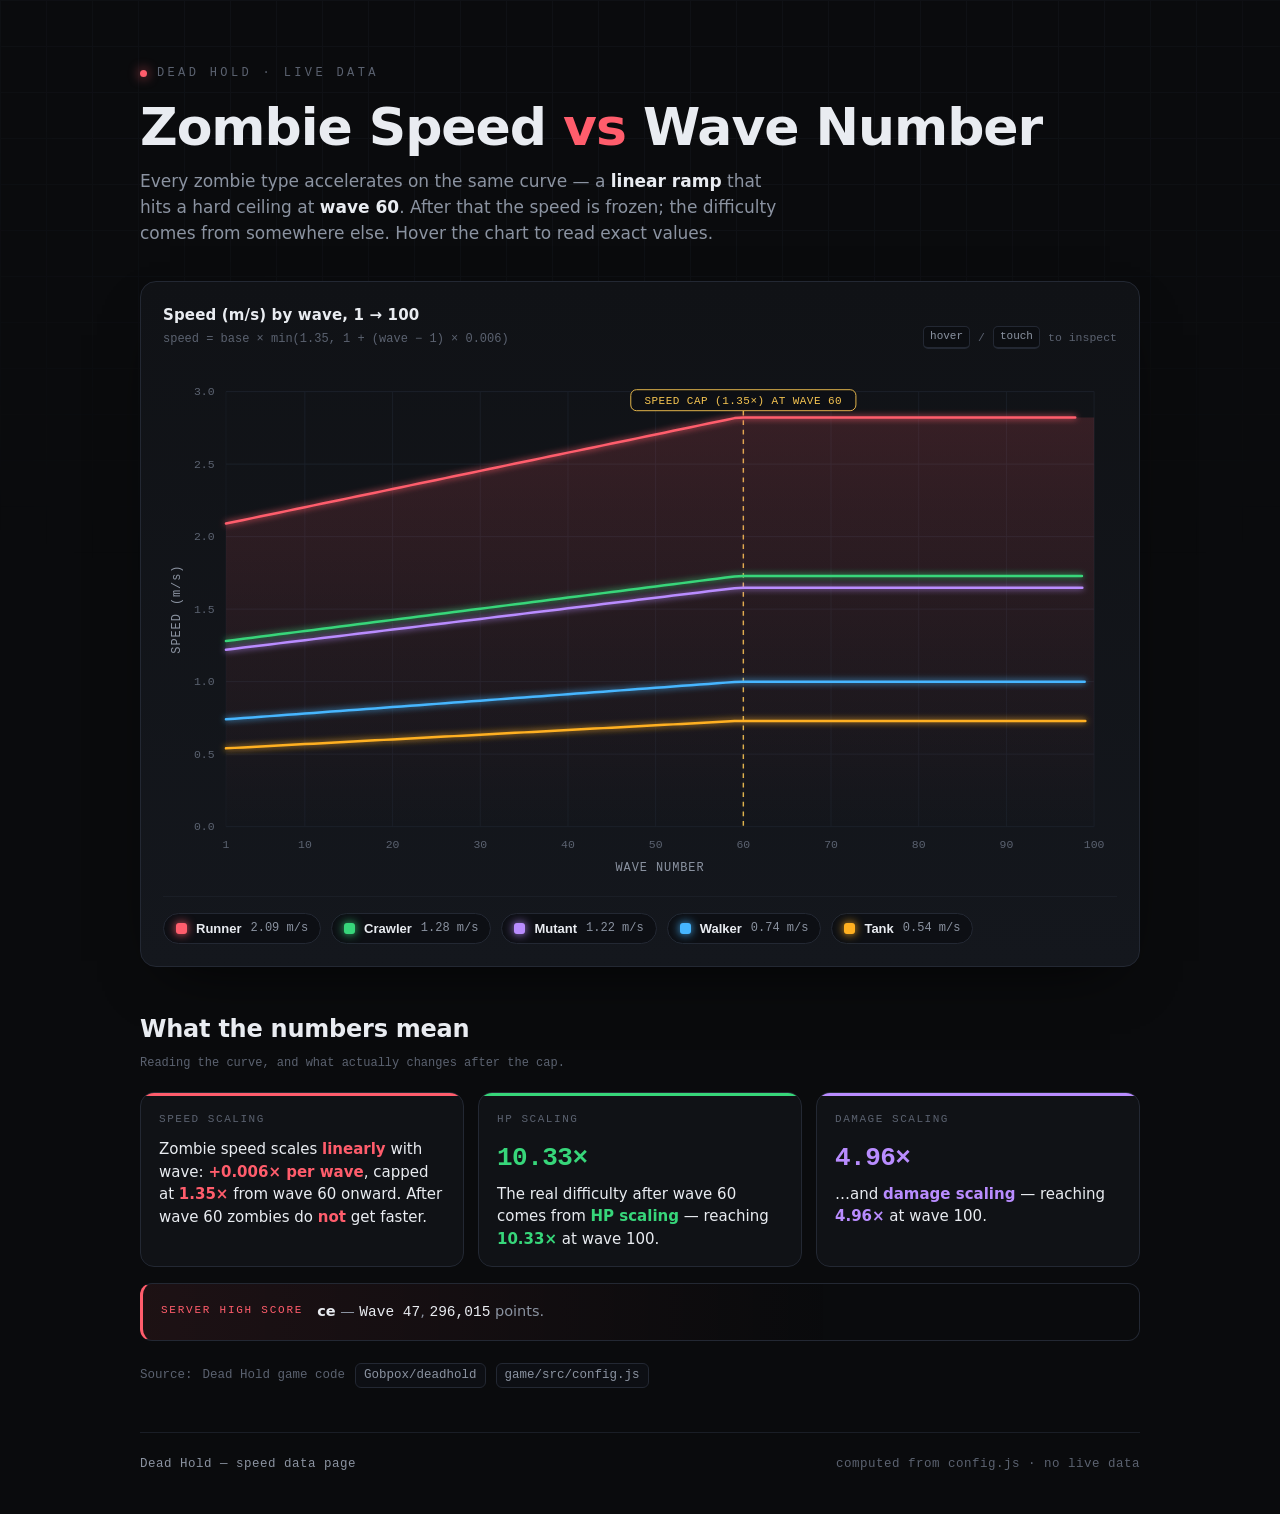
<file: dead-hold-zombie-speed-vs-wave/index.html>
<!DOCTYPE html>
<!-- page-version: 1795554086 -->
<html lang="en">
<head>
<meta charset="utf-8">
<meta name="viewport" content="width=device-width, initial-scale=1">
<title>Dead Hold: Zombie Speed vs Wave</title>
<style>
  :root{
    --bg:#0a0b0d;
    --panel:#101216;
    --panel2:#14171d;
    --line:#232833;
    --line-soft:#1a1e26;
    --text:#e9ecf1;
    --muted:#8b93a1;
    --faint:#5b6270;
    --grid:#1c212b;
    --cap:#f5c451;
    --runner:#ff5d6c;
    --crawler:#37d67a;
    --mutant:#b98cff;
    --walker:#46b6ff;
    --tank:#ffb020;
    --max:100;
    --mono:ui-monospace,"SF Mono","Cascadia Code","JetBrains Mono",Menlo,Consolas,monospace;
    --sans:system-ui,-apple-system,"Segoe UI",Roboto,Helvetica,Arial,sans-serif;
  }
  *{box-sizing:border-box}
  html,body{margin:0}
  body{
    background:var(--bg);
    color:var(--text);
    font-family:var(--sans);
    line-height:1.55;
    -webkit-font-smoothing:antialiased;
    min-height:100vh;
    position:relative;
    overflow-x:hidden;
  }
  /* faint blueprint grid */
  body::before{
    content:"";
    position:fixed;inset:0;pointer-events:none;z-index:0;
    background-image:
      linear-gradient(var(--line-soft) 1px,transparent 1px),
      linear-gradient(90deg,var(--line-soft) 1px,transparent 1px);
    background-size:46px 46px;
    opacity:.35;
    -webkit-mask-image:radial-gradient(120% 90% at 50% 0%,#000 30%,transparent 78%);
            mask-image:radial-gradient(120% 90% at 50% 0%,#000 30%,transparent 78%);
  }
  .wrap{
    position:relative;z-index:1;
    max-width:1080px;
    margin:0 auto;
    padding:clamp(28px,6vw,64px) clamp(18px,4vw,40px) 40px;
  }
  .eyebrow{
    font-family:var(--mono);
    font-size:12px;letter-spacing:.28em;text-transform:uppercase;
    color:var(--faint);
    display:flex;align-items:center;gap:10px;
    margin-bottom:18px;
  }
  .eyebrow .dot{width:7px;height:7px;border-radius:50%;background:var(--runner);box-shadow:0 0 12px var(--runner)}
  h1{
    font-size:clamp(30px,6.4vw,52px);
    line-height:1.02;letter-spacing:-.02em;font-weight:800;
    margin:0 0 14px;
  }
  h1 .accent{color:var(--runner)}
  .lede{
    color:var(--muted);max-width:60ch;font-size:clamp(15px,2.4vw,17px);
    margin:0 0 34px;
  }
  .lede b{color:var(--text);font-weight:600}

  .panel{
    background:linear-gradient(180deg,var(--panel),var(--panel2));
    border:1px solid var(--line);
    border-radius:16px;
    padding:clamp(14px,2.6vw,22px);
    box-shadow:0 24px 60px -30px rgba(0,0,0,.9);
  }
  .panel-head{
    display:flex;flex-wrap:wrap;gap:12px 20px;align-items:flex-end;justify-content:space-between;
    margin-bottom:14px;
  }
  .panel-title{font-size:15px;font-weight:600;letter-spacing:.01em}
  .panel-sub{font-family:var(--mono);font-size:12px;color:var(--faint);margin-top:3px}
  .hint{font-family:var(--mono);font-size:11.5px;color:var(--faint);display:flex;gap:8px;align-items:center}
  .hint kbd{
    font-family:var(--mono);font-size:11px;color:var(--muted);
    border:1px solid var(--line);border-bottom-width:2px;border-radius:5px;
    padding:1px 6px;background:#0c0e12;
  }

  .chart-scroll{overflow-x:auto;overflow-y:hidden;margin:0 -4px;padding:0 4px}
  svg#chart{display:block;width:100%;min-width:560px;height:auto}

  .legend{
    display:flex;flex-wrap:wrap;gap:8px 10px;margin-top:18px;
    padding-top:16px;border-top:1px solid var(--line-soft);
  }
  .chip{
    display:inline-flex;align-items:center;gap:9px;
    padding:7px 12px;border:1px solid var(--line);border-radius:999px;
    background:#0d0f14;cursor:pointer;user-select:none;
    font-size:13px;color:var(--text);
    transition:transform .18s ease,border-color .18s ease,opacity .18s ease,box-shadow .18s ease;
  }
  .chip:hover{transform:translateY(-1px);border-color:var(--c)}
  .chip:focus-visible{outline:2px solid var(--c);outline-offset:2px}
  .chip .swatch{width:11px;height:11px;border-radius:3px;background:var(--c);box-shadow:0 0 10px var(--c)}
  .chip .name{font-weight:600}
  .chip .base{font-family:var(--mono);font-size:12px;color:var(--muted)}
  .chip.off{opacity:.42}
  .chip.off .swatch{box-shadow:none;background:var(--faint)}
  .chip.dim{opacity:.32}

  .section{margin-top:44px}
  .section h2{
    font-size:clamp(19px,3.4vw,24px);font-weight:700;letter-spacing:-.01em;margin:0 0 6px;
  }
  .section .sub{color:var(--faint);font-family:var(--mono);font-size:12px;margin:0 0 20px}
  .facts{display:grid;grid-template-columns:repeat(auto-fit,minmax(220px,1fr));gap:14px}
  .fact{
    background:var(--panel);border:1px solid var(--line);border-radius:14px;padding:18px 18px 16px;
    position:relative;overflow:hidden;
  }
  .fact::after{content:"";position:absolute;left:0;top:0;width:100%;height:3px;background:var(--c,var(--runner))}
  .fact .k{font-family:var(--mono);font-size:11px;letter-spacing:.14em;text-transform:uppercase;color:var(--faint);margin-bottom:10px}
  .fact .v{font-size:15px;color:var(--text);line-height:1.5}
  .fact .v b{color:var(--c,var(--text))}
  .fact .big{font-family:var(--mono);font-size:26px;font-weight:700;letter-spacing:-.02em;color:var(--c,var(--text));display:block;margin-bottom:4px}

  .callout{
    margin-top:16px;display:flex;gap:14px;align-items:flex-start;
    background:linear-gradient(90deg,rgba(255,93,108,.08),transparent 70%);
    border:1px solid var(--line);border-left:3px solid var(--runner);
    border-radius:12px;padding:16px 18px;
  }
  .callout .tag{font-family:var(--mono);font-size:11px;letter-spacing:.16em;text-transform:uppercase;color:var(--runner);white-space:nowrap;padding-top:2px}
  .callout .txt{color:var(--muted);font-size:14.5px}
  .callout .txt b{color:var(--text)}
  .callout .txt .num{font-family:var(--mono);color:var(--text)}

  .source{
    margin-top:22px;font-family:var(--mono);font-size:12.5px;color:var(--faint);
    display:flex;flex-wrap:wrap;gap:6px 10px;align-items:center;
  }
  .source .path{color:var(--muted);background:#0d0f14;border:1px solid var(--line);border-radius:6px;padding:2px 8px}

  footer{
    margin-top:44px;padding-top:22px;border-top:1px solid var(--line-soft);
    color:var(--faint);font-family:var(--mono);font-size:12.5px;letter-spacing:.04em;
    display:flex;justify-content:space-between;flex-wrap:wrap;gap:8px;
  }
  footer .mark{color:var(--muted)}

  /* reveal */
  .reveal{opacity:0;transform:translateY(14px);transition:opacity .7s ease,transform .7s ease}
  .reveal.in{opacity:1;transform:none}

  @media (prefers-reduced-motion:reduce){
    .reveal{opacity:1;transform:none;transition:none}
    .chip{transition:none}
  }
</style>
</head>
<body>
<div class="wrap">
  <header class="reveal">
    <div class="eyebrow"><span class="dot"></span> Dead Hold · live data</div>
    <h1>Zombie Speed <span class="accent">vs</span> Wave Number</h1>
    <p class="lede">Every zombie type accelerates on the same curve — a <b>linear ramp</b> that hits a hard ceiling at <b>wave 60</b>. After that the speed is frozen; the difficulty comes from somewhere else. Hover the chart to read exact values.</p>
  </header>

  <section class="panel reveal" aria-label="Speed chart">
    <div class="panel-head">
      <div>
        <div class="panel-title">Speed (m/s) by wave, 1 → 100</div>
        <div class="panel-sub">speed = base × min(1.35, 1 + (wave − 1) × 0.006)</div>
      </div>
      <div class="hint"><kbd>hover</kbd> / <kbd>touch</kbd> to inspect</div>
    </div>
    <div class="chart-scroll">
      <svg id="chart" viewBox="0 0 1000 540" role="img" aria-label="Line chart of zombie speed in metres per second versus wave number 1 to 100, five lines rising linearly and plateauing at wave 60.">
        <defs>
          <linearGradient id="area" x1="0" y1="0" x2="0" y2="1">
            <stop offset="0" stop-color="#ff5d6c" stop-opacity="0.16"/>
            <stop offset="1" stop-color="#ff5d6c" stop-opacity="0"/>
          </linearGradient>
          <filter id="glow" x="-40%" y="-40%" width="180%" height="180%">
            <feGaussianBlur stdDeviation="3.2" result="b"/>
            <feMerge><feMergeNode in="b"/><feMergeNode in="SourceGraphic"/></feMerge>
          </filter>
        </defs>
        <g id="g-grid"></g>
        <g id="g-axes"></g>
        <g id="g-cap"></g>
        <g id="g-area"></g>
        <g id="g-lines"></g>
        <g id="g-guide"></g>
        <g id="g-dots"></g>
      </svg>
    </div>
    <div class="legend" id="legend" role="group" aria-label="Zombie types and base speeds"></div>
  </section>

  <section class="section reveal">
    <h2>What the numbers mean</h2>
    <p class="sub">Reading the curve, and what actually changes after the cap.</p>

    <div class="facts">
      <div class="fact" style="--c:var(--runner)">
        <div class="k">Speed scaling</div>
        <div class="v">Zombie speed scales <b>linearly</b> with wave: <b>+0.006× per wave</b>, capped at <b>1.35×</b> from wave 60 onward. After wave 60 zombies do <b>not</b> get faster.</div>
      </div>
      <div class="fact" style="--c:var(--crawler)">
        <div class="k">HP scaling</div>
        <span class="big">10.33×</span>
        <div class="v">The real difficulty after wave 60 comes from <b>HP scaling</b> — reaching <b>10.33×</b> at wave 100.</div>
      </div>
      <div class="fact" style="--c:var(--mutant)">
        <div class="k">Damage scaling</div>
        <span class="big">4.96×</span>
        <div class="v">…and <b>damage scaling</b> — reaching <b>4.96×</b> at wave 100.</div>
      </div>
    </div>

    <div class="callout">
      <div class="tag">Server high score</div>
      <div class="txt"><b>ce</b> — <span class="num">Wave 47</span>, <span class="num">296,015</span> points.</div>
    </div>

    <div class="source">
      <span>Source:</span>
      <span>Dead Hold game code</span>
      <span class="path">Gobpox/deadhold</span>
      <span class="path">game/src/config.js</span>
    </div>
  </section>

  <footer class="reveal">
    <span class="mark">Dead Hold — speed data page</span>
    <span>computed from config.js · no live data</span>
  </footer>
</div>

<script>
(function(){
  "use strict";

  // ---- data (exact formula) ----
  var CAP = 1.35, RATE = 0.006, MAXW = 100;
  var ZOMBIES = [
    {name:"Runner",  base:2.09, color:"var(--runner)",  hex:"#ff5d6c"},
    {name:"Crawler", base:1.28, color:"var(--crawler)", hex:"#37d67a"},
    {name:"Mutant",  base:1.22, color:"var(--mutant)",  hex:"#b98cff"},
    {name:"Walker",  base:0.74, color:"var(--walker)",  hex:"#46b6ff"},
    {name:"Tank",    base:0.54, color:"var(--tank)",    hex:"#ffb020"}
  ];
  function speed(base, wave){ return base * Math.min(CAP, 1 + (wave - 1) * RATE); }

  // ---- geometry ----
  var W=1000, H=540, M={l:66, r:24, t:30, b:54};
  var PW = W - M.l - M.r, PH = H - M.t - M.b;
  var YMAX = 3.0;
  var x = function(w){ return M.l + (w - 1) / (MAXW - 1) * PW; };
  var y = function(v){ return M.t + (1 - v / YMAX) * PH; };

  var NS = "http://www.w3.org/2000/svg";
  function el(tag, attrs){
    var e = document.createElementNS(NS, tag);
    if(attrs) for(var k in attrs) e.setAttribute(k, attrs[k]);
    return e;
  }
  var svg = document.getElementById("chart");
  var gGrid = document.getElementById("g-grid");
  var gAxes = document.getElementById("g-axes");
  var gCap  = document.getElementById("g-cap");
  var gArea = document.getElementById("g-area");
  var gLines= document.getElementById("g-lines");
  var gGuide= document.getElementById("g-guide");
  var gDots = document.getElementById("g-dots");

  // ---- grid + axes ----
  var yTicks = [0,0.5,1.0,1.5,2.0,2.5,3.0];
  yTicks.forEach(function(v){
    var yy = y(v);
    gGrid.appendChild(el("line",{x1:M.l,y1:yy,x2:W-M.r,y2:yy,stroke:"var(--grid)","stroke-width":1}));
    var t = el("text",{x:M.l-12,y:yy+4,"text-anchor":"end","font-size":12,fill:"var(--faint)","font-family":"var(--mono)"});
    t.textContent = v.toFixed(1);
    gAxes.appendChild(t);
  });
  [1,10,20,30,40,50,60,70,80,90,100].forEach(function(w){
    var xx = x(w);
    gGrid.appendChild(el("line",{x1:xx,y1:M.t,x2:xx,y2:H-M.b,stroke:"var(--grid)","stroke-width":1,opacity:w%10===0?0.9:0.55}));
    var t = el("text",{x:xx,y:H-M.b+22,"text-anchor":"middle","font-size":12,fill:"var(--faint)","font-family":"var(--mono)"});
    t.textContent = w;
    gAxes.appendChild(t);
  });
  // axis titles
  var xt = el("text",{x:M.l+PW/2,y:H-8,"text-anchor":"middle","font-size":12.5,fill:"var(--muted)","font-family":"var(--mono)","letter-spacing":"1"});
  xt.textContent = "WAVE NUMBER";
  gAxes.appendChild(xt);
  var yt = el("text",{x:18,y:M.t+PH/2,"text-anchor":"middle","font-size":12.5,fill:"var(--muted)","font-family":"var(--mono)","letter-spacing":"1",transform:"rotate(-90 18 "+(M.t+PH/2)+")"});
  yt.textContent = "SPEED (m/s)";
  gAxes.appendChild(yt);

  // ---- cap line at wave 60 ----
  var capX = x(60);
  gCap.appendChild(el("line",{x1:capX,y1:M.t,x2:capX,y2:H-M.b,stroke:"var(--cap)","stroke-width":1.5,"stroke-dasharray":"5 5",opacity:.9}));
  var capTag = el("g",{});
  capTag.appendChild(el("rect",{x:capX-118,y:M.t-2,width:236,height:22,rx:6,fill:"#0d0f14",stroke:"var(--cap)","stroke-width":1,opacity:.96}));
  var capTxt = el("text",{x:capX,y:M.t+13,"text-anchor":"middle","font-size":11.5,fill:"var(--cap)","font-family":"var(--mono)","letter-spacing":".5"});
  capTxt.textContent = "SPEED CAP (1.35×) AT WAVE 60";
  capTag.appendChild(capTxt);
  gCap.appendChild(capTag);

  // ---- lines + area ----
  function pathFor(base){
    var d = "";
    for(var w=1; w<=MAXW; w++){
      d += (w===1?"M":"L") + x(w).toFixed(2) + " " + y(speed(base,w)).toFixed(2) + " ";
    }
    return d.trim();
  }
  function areaFor(base){
    var d = "M " + x(1).toFixed(2) + " " + y(0).toFixed(2) + " ";
    for(var w=1; w<=MAXW; w++){ d += "L " + x(w).toFixed(2) + " " + y(speed(base,w)).toFixed(2) + " "; }
    d += "L " + x(MAXW).toFixed(2) + " " + y(0).toFixed(2) + " Z";
    return d;
  }
  // Runner area (top line) for depth
  gArea.appendChild(el("path",{d:areaFor(2.09),fill:"url(#area)"}));

  var lineEls = [];
  ZOMBIES.forEach(function(z, i){
    var p = el("path",{
      d:pathFor(z.base), fill:"none", stroke:z.hex, "stroke-width":2.6,
      "stroke-linecap":"round","stroke-linejoin":"round", filter:"url(#glow)",
      "data-i":i
    });
    gLines.appendChild(p);
    lineEls.push(p);
  });

  // ---- hover guide + dots ----
  var guide = el("line",{x1:0,y1:M.t,x2:0,y2:H-M.b,stroke:"var(--muted)","stroke-width":1,"stroke-dasharray":"3 4",opacity:0});
  gGuide.appendChild(guide);
  var guideLabel = el("g",{opacity:0});
  var glRect = el("rect",{x:0,y:0,width:52,height:20,rx:5,fill:"#0d0f14",stroke:"var(--line)"});
  var glTxt  = el("text",{x:0,y:0,"text-anchor":"middle","font-size":11.5,fill:"var(--text)","font-family":"var(--mono)"});
  guideLabel.appendChild(glRect); guideLabel.appendChild(glTxt);
  gGuide.appendChild(guideLabel);

  var dots = [];
  ZOMBIES.forEach(function(z){
    var d = el("circle",{r:4.5,fill:"#0a0b0d",stroke:z.hex,"stroke-width":2.5,opacity:0,filter:"url(#glow)"});
    gDots.appendChild(d);
    dots.push(d);
  });

  // ---- tooltip (HTML) ----
  var tip = document.createElement("div");
  tip.style.cssText = "position:fixed;z-index:50;pointer-events:none;opacity:0;transition:opacity .12s ease;background:#0d0f14;border:1px solid var(--line);border-radius:10px;padding:9px 11px;box-shadow:0 14px 40px -12px rgba(0,0,0,.8);font-family:var(--mono);font-size:12px;min-width:150px";
  document.body.appendChild(tip);

  var active = new Array(ZOMBIES.length).fill(true);
  var hoverIdx = -1;

  function setHover(clientX){
    var rect = svg.getBoundingClientRect();
    var px = (clientX - rect.left) * (W / rect.width);
    var w = Math.round(1 + (px - M.l) / PW * (MAXW - 1));
    w = Math.max(1, Math.min(MAXW, w));
    var gx = x(w);
    guide.setAttribute("x1",gx); guide.setAttribute("x2",gx);
    guide.setAttribute("opacity",.7);
    // dots
    ZOMBIES.forEach(function(z,i){
      if(active[i]){
        dots[i].setAttribute("cx",gx);
        dots[i].setAttribute("cy",y(speed(z.base,w)));
        dots[i].setAttribute("opacity", hoverIdx===-1 || hoverIdx===i ? 1 : .25);
      } else {
        dots[i].setAttribute("opacity",0);
      }
    });
    // guide label
    var ly = M.t + 4;
    glRect.setAttribute("x",gx-26); glRect.setAttribute("y",ly);
    glTxt.setAttribute("x",gx); glTxt.setAttribute("y",ly+14);
    glTxt.textContent = "W "+w;
    guideLabel.setAttribute("opacity",1);
    // tooltip
    var rows = ZOMBIES.map(function(z,i){
      if(!active[i]) return "";
      var on = (hoverIdx===-1 || hoverIdx===i);
      return '<div style="display:flex;justify-content:space-between;gap:14px;'+(on?'':'opacity:.4')+'"><span style="color:'+z.hex+'">'+z.name+'</span><span>'+speed(z.base,w).toFixed(2)+'</span></div>';
    }).join("");
    tip.innerHTML = '<div style="color:var(--faint);margin-bottom:6px;letter-spacing:.1em">WAVE '+w+'</div>'+rows;
    tip.style.opacity = 1;
    var tw = tip.offsetWidth, th = tip.offsetHeight;
    var tx = clientX + 16, ty = clientY - th - 14;
    if(tx + tw > window.innerWidth - 8) tx = clientX - tw - 16;
    if(tx < 8) tx = 8;
    if(ty < 8) ty = clientY + 18;
    tip.style.left = tx + "px";
    tip.style.top = ty + "px";
  }
  function clearHover(){
    guide.setAttribute("opacity",0);
    guideLabel.setAttribute("opacity",0);
    dots.forEach(function(d){ d.setAttribute("opacity",0); });
    tip.style.opacity = 0;
    hoverIdx = -1;
    applyDim();
  }

  svg.addEventListener("pointermove", function(e){
    var rect = svg.getBoundingClientRect();
    if(e.clientX < rect.left || e.clientX > rect.right){ clearHover(); return; }
    setHover(e.clientX, e.clientY);
  });
  svg.addEventListener("pointerleave", clearHover);

  // ---- legend ----
  var legend = document.getElementById("legend");
  function applyDim(){
    lineEls.forEach(function(p,i){
      var on = active[i];
      p.style.opacity = (hoverIdx===-1 || hoverIdx===i) ? (on?1:0) : (on?.28:0);
      p.style.transition = "opacity .2s ease";
    });
  }
  ZOMBIES.forEach(function(z,i){
    var c = document.createElement("button");
    c.type = "button";
    c.className = "chip";
    c.style.setProperty("--c", z.hex);
    c.setAttribute("aria-pressed","true");
    c.innerHTML = '<span class="swatch"></span><span class="name">'+z.name+'</span><span class="base">'+z.base.toFixed(2)+' m/s</span>';
    c.addEventListener("mouseenter", function(){ hoverIdx = i; applyDim(); });
    c.addEventListener("mouseleave", function(){ hoverIdx = -1; applyDim(); });
    c.addEventListener("focus", function(){ hoverIdx = i; applyDim(); });
    c.addEventListener("blur", function(){ hoverIdx = -1; applyDim(); });
    c.addEventListener("click", function(){
      active[i] = !active[i];
      c.classList.toggle("off", !active[i]);
      c.setAttribute("aria-pressed", active[i] ? "true" : "false");
      applyDim();
    });
    legend.appendChild(c);
  });

  // ---- draw-in animation (single rAF loop, delta time clamped) ----
  var reduce = window.matchMedia && window.matchMedia("(prefers-reduced-motion: reduce)").matches;
  var len = 0;
  lineEls.forEach(function(p){ len = Math.max(len, p.getTotalLength()); });
  var animDone = false, animStarted = false, animPaused = false;
  var animElapsed = 0, lastTs = null, DUR = 1500;

  function finishAnim(){
    animDone = true;
    lineEls.forEach(function(p){ p.style.strokeDasharray="none"; p.style.strokeDashoffset="0"; });
  }
  function stepAnim(){
    var e = 1 - Math.pow(1 - Math.min(1, animElapsed / DUR), 3);
    var off = len * (1 - e);
    lineEls.forEach(function(p){ p.style.strokeDashoffset = off; });
  }
  function startAnim(){
    if(animStarted || animDone) return;
    animStarted = true;
    lastTs = null;
    requestAnimationFrame(function loop(ts){
      if(animDone) return;
      if(document.hidden){ animPaused = true; return; } // pause when tab hidden
      if(animPaused){ animPaused = false; lastTs = ts; requestAnimationFrame(loop); return; }
      if(lastTs === null) lastTs = ts;
      var dt = (ts - lastTs) / 1000; lastTs = ts;
      if(dt > 0.05) dt = 0.05; // clamp delta so speed is frame-rate independent
      animElapsed += dt * 1000;
      stepAnim();
      if(animElapsed >= DUR){ finishAnim(); return; }
      requestAnimationFrame(loop);
    });
  }
  if(reduce){
    finishAnim();
  } else {
    lineEls.forEach(function(p){ p.style.strokeDasharray = len; p.style.strokeDashoffset = len; });
    // Start only once the chart is actually on screen (it begins hidden via .reveal).
    var chartPanel = svg.closest(".panel") || svg.parentElement;
    if("IntersectionObserver" in window){
      var aio = new IntersectionObserver(function(entries){
        entries.forEach(function(en){ if(en.isIntersecting){ startAnim(); aio.disconnect(); } });
      }, {threshold:.12});
      aio.observe(chartPanel);
    } else {
      startAnim();
    }
  }

  // ---- scroll reveal ----
  var reveals = document.querySelectorAll(".reveal");
  if("IntersectionObserver" in window){
    var io = new IntersectionObserver(function(entries){
      entries.forEach(function(en){
        if(en.isIntersecting){ en.target.classList.add("in"); io.unobserve(en.target); }
      });
    }, {threshold:.12});
    reveals.forEach(function(r){ io.observe(r); });
  } else {
    reveals.forEach(function(r){ r.classList.add("in"); });
  }
})();
</script>

<!-- bot-score-helper --><script>
(function(){
  function fnv(s){ var h=0x811c9dc5; for(var i=0;i<s.length;i++){ h^=s.charCodeAt(i); h=Math.imul(h,0x01000193)>>>0; } return h; }
  function game(){ var p=location.pathname.split('/').filter(function(x){return x&&x!=='index.html';}); return (p[p.length-1]||'game').toLowerCase().replace(/[^a-z0-9-]/g,''); }
  window.botScore=function(st){
    st=st||{}; var g=game(), v={}, parts=[], sum=[g];
    ['wave','kills','points','headshots','time'].forEach(function(k){
      var x=st[k]; if(k==='time') x=(st.time!=null?st.time:st.seconds);
      x=Math.max(0,Math.floor(+x||0)); v[k]=x; sum.push(x);
      if(st[k]!=null||(k==='time'&&st.seconds!=null)) parts.push(k==='time'?'time '+Math.floor(x/60)+':'+('0'+x%60).slice(-2):k+' '+x);
    });
    var line='SCORE '+g+' '+parts.join(' \u00b7 ')+' #'+fnv(sum.join('|')+'|isaiahgpt-scores-v1').toString(36);
    try{ document.exitPointerLock&&document.exitPointerLock(); }catch(e){}
    var old=document.getElementById('bot-score'); if(old) old.remove();
    var d=document.createElement('div'); d.id='bot-score';
    d.style.cssText='position:fixed;left:50%;bottom:24px;transform:translateX(-50%);z-index:99999;max-width:92vw;background:rgba(10,14,12,.94);color:#dfe;border:1px solid #4a7;border-radius:10px;padding:10px 12px;font:13px/1.4 monospace;text-align:center;box-shadow:0 6px 24px rgba(0,0,0,.6)';
    d.innerHTML='<div style="opacity:.8;margin-bottom:6px">Paste this in Discord to get on the leaderboard</div>';
    var t=document.createElement('div'); t.textContent=line; t.style.cssText='user-select:all;word-break:break-all;margin-bottom:8px;color:#fff';
    var b=document.createElement('button'); b.textContent='Copy';
    b.style.cssText='font:inherit;padding:5px 14px;border-radius:6px;border:0;background:#3c9;color:#021;cursor:pointer';
    b.onclick=function(e){ e.stopPropagation(); (navigator.clipboard?navigator.clipboard.writeText(line):Promise.reject()).then(function(){ b.textContent='Copied \u2713'; },function(){ b.textContent='Select the line and copy it'; }); };
    var x=document.createElement('button'); x.textContent='\u2715'; x.title='Close';
    x.style.cssText='font:inherit;margin-left:8px;padding:5px 9px;border-radius:6px;border:0;background:#333;color:#ccc;cursor:pointer';
    x.onclick=function(e){ e.stopPropagation(); d.remove(); };
    d.appendChild(t); d.appendChild(b); d.appendChild(x); document.body.appendChild(d);
    return line;
  };
})();
</script><!-- /bot-score-helper -->
</body>
</html>
</file>
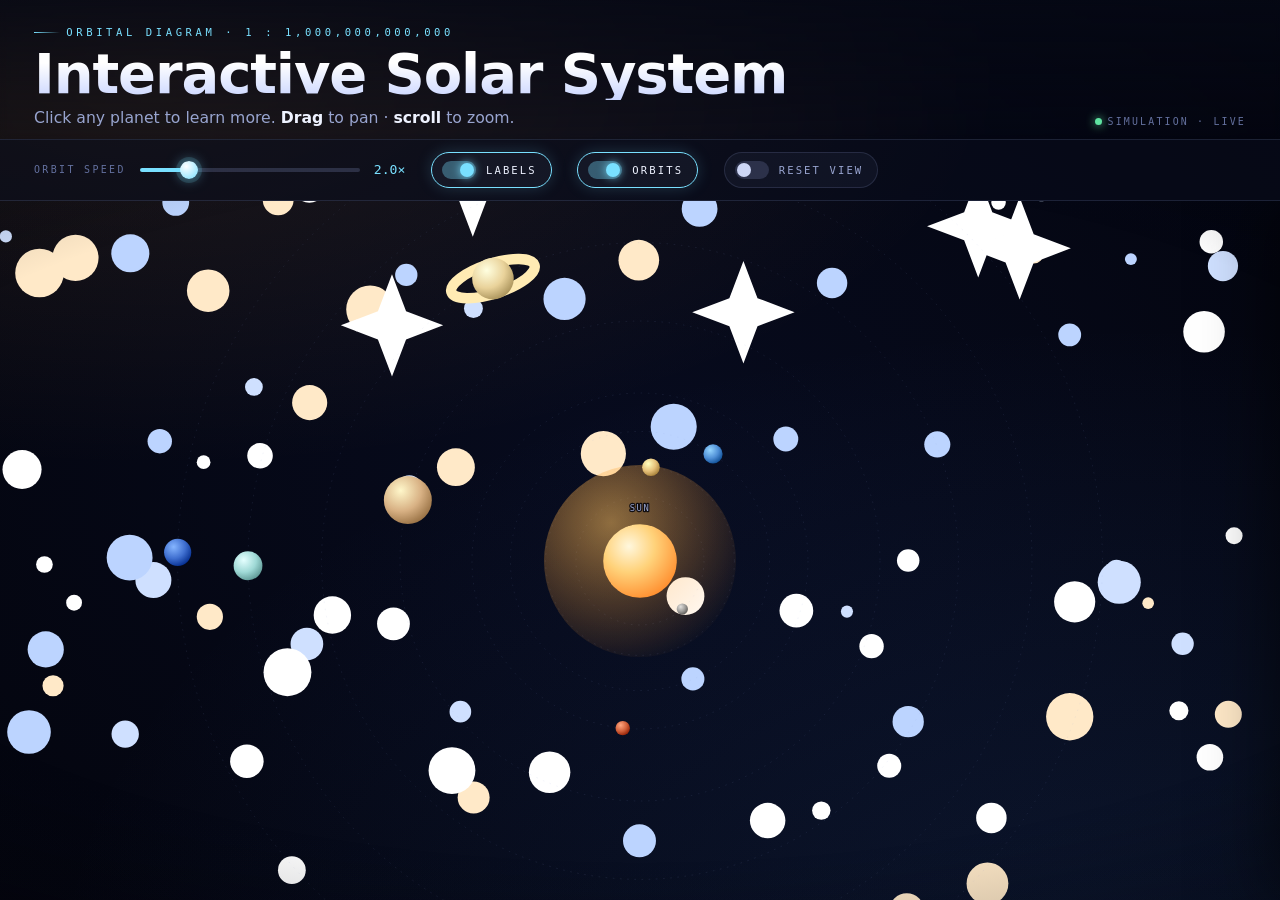
<file: interactive-solar-system/index.html>
<!DOCTYPE html>
<html lang="en">
<head>
<meta charset="utf-8">
<meta name="viewport" content="width=device-width, initial-scale=1, viewport-fit=cover">
<title>Interactive Solar System</title>
<style>
  :root{
    --bg-0:#03040c; --bg-1:#070b1e; --bg-2:#0c1330;
    --ink:#eef2ff; --muted:#98a4cf; --faint:#63709e;
    --line:rgba(150,165,220,.16); --line-2:rgba(150,165,220,.3);
    --panel:rgba(11,16,38,.82);
    --sun:#ffcf6b; --saturn:#e9d29a;
    --accent:#79e0ff; --accent-2:#ffd27a;
    --sans:system-ui,-apple-system,"Segoe UI",Roboto,Helvetica,Arial,sans-serif;
    --mono:ui-monospace,"SF Mono","Cascadia Code","JetBrains Mono",Menlo,Consolas,monospace;
  }
  *{box-sizing:border-box}
  html,body{height:100%}
  body{
    margin:0; font-family:var(--sans); color:var(--ink);
    background:
      radial-gradient(120% 80% at 12% 8%, rgba(255,180,90,.10), transparent 55%),
      radial-gradient(140% 120% at 88% 108%, rgba(60,120,220,.14), transparent 60%),
      radial-gradient(100% 100% at 50% 50%, var(--bg-1), var(--bg-0) 78%);
    overflow:hidden; -webkit-font-smoothing:antialiased;
  }
  .app{position:fixed; inset:0; display:flex; flex-direction:column; height:100vh; height:100dvh; overflow:hidden}

  /* ---------- header ---------- */
  header{
    position:relative; z-index:6;
    display:flex; align-items:flex-end; justify-content:space-between; gap:18px;
    padding:clamp(14px,2.4vw,26px) clamp(16px,3vw,34px) 12px;
    border-bottom:1px solid var(--line);
    background:linear-gradient(180deg, rgba(6,9,22,.72), rgba(6,9,22,0));
    backdrop-filter:blur(3px);
  }
  .kicker{
    font-family:var(--mono); font-size:.66rem; letter-spacing:.34em; text-transform:uppercase;
    color:var(--accent); display:flex; align-items:center; gap:.6em; margin:0 0 .55rem;
  }
  .kicker::before{content:""; width:26px; height:1px; background:linear-gradient(90deg,var(--accent),transparent)}
  h1{
    margin:0; font-weight:800; line-height:.95; letter-spacing:-.02em;
    font-size:clamp(1.9rem,4.6vw,3.5rem);
    background:linear-gradient(180deg,#fff 30%,#c9d5ff 100%);
    -webkit-background-clip:text; background-clip:text; color:transparent;
  }
  .sub{margin:.5rem 0 0; color:var(--muted); font-size:clamp(.82rem,1.6vw,.98rem)}
  .sub b{color:var(--ink); font-weight:600}
  .head-right{display:flex; flex-direction:column; align-items:flex-end; gap:8px; flex:none}
  .readout{
    font-family:var(--mono); font-size:.62rem; letter-spacing:.22em; color:var(--faint);
    display:flex; align-items:center; gap:.6em; white-space:nowrap;
  }
  .live{width:7px; height:7px; border-radius:50%; background:#5fe3a1; box-shadow:0 0 10px #5fe3a1; animation:blink 2s ease-in-out infinite}
  @keyframes blink{0%,100%{opacity:1}50%{opacity:.25}}

  /* ---------- controls ---------- */
  .controls{
    position:relative; z-index:6;
    display:flex; flex-wrap:wrap; gap:clamp(12px,2vw,26px); align-items:center;
    padding:12px clamp(16px,3vw,34px);
    border-bottom:1px solid var(--line);
    background:rgba(8,12,28,.5);
  }
  .ctrl{display:flex; align-items:center; gap:12px}
  .ctrl-label{font-family:var(--mono); font-size:.62rem; letter-spacing:.24em; text-transform:uppercase; color:var(--faint); flex:none}
  .ctrl-val{font-family:var(--mono); font-size:.82rem; color:var(--accent); min-width:3.2ch; text-align:right}

  input[type=range]{
    -webkit-appearance:none; appearance:none; width:clamp(120px,18vw,220px); height:4px;
    border-radius:99px; background:linear-gradient(90deg,var(--accent) 0 var(--fill,50%), rgba(150,165,220,.22) var(--fill,50%));
    outline:none; cursor:pointer;
  }
  input[type=range]::-webkit-slider-thumb{
    -webkit-appearance:none; width:18px; height:18px; border-radius:50%;
    background:radial-gradient(circle at 35% 30%,#fff,var(--accent));
    box-shadow:0 0 0 4px rgba(121,224,255,.15),0 0 14px rgba(121,224,255,.6); border:none;
    transition:transform .15s;
  }
  input[type=range]::-webkit-slider-thumb:hover{transform:scale(1.15)}
  input[type=range]::-moz-range-thumb{
    width:18px; height:18px; border-radius:50%; border:none;
    background:radial-gradient(circle at 35% 30%,#fff,var(--accent));
    box-shadow:0 0 14px rgba(121,224,255,.6);
  }

  .toggle{
    display:inline-flex; align-items:center; gap:10px; cursor:pointer; user-select:none;
    font-family:var(--mono); font-size:.66rem; letter-spacing:.2em; text-transform:uppercase; color:var(--muted);
    background:rgba(150,165,220,.06); border:1px solid var(--line); border-radius:99px; padding:8px 14px 8px 10px;
    transition:.2s;
  }
  .toggle:hover{border-color:var(--line-2); color:var(--ink)}
  .toggle .track{width:34px; height:18px; border-radius:99px; background:rgba(150,165,220,.2); position:relative; transition:.25s}
  .toggle .knob{position:absolute; top:2px; left:2px; width:14px; height:14px; border-radius:50%; background:#cdd6f5; transition:.25s}
  .toggle[aria-pressed="true"]{color:var(--ink); border-color:var(--accent); box-shadow:0 0 16px rgba(121,224,255,.18)}
  .toggle[aria-pressed="true"] .track{background:rgba(121,224,255,.35)}
  .toggle[aria-pressed="true"] .knob{left:18px; background:var(--accent); box-shadow:0 0 10px var(--accent)}

  /* ---------- stage ---------- */
  .stage{position:relative; flex:1; overflow:hidden; touch-action:pan-y; cursor:grab}
  .stage.dragging{cursor:grabbing}
  .stage::after{content:""; position:absolute; inset:0; pointer-events:none;
    background:radial-gradient(120% 90% at 50% 45%, transparent 55%, rgba(3,4,12,.55) 100%)}
  .stars{position:absolute; inset:0; width:100%; height:100%; display:block}
  .star{transform-box:fill-box; transform-origin:center; animation:tw var(--d,3s) ease-in-out infinite}
  @keyframes tw{0%,100%{opacity:.25}50%{opacity:1}}
  .orbit{fill:none; stroke:rgba(150,165,220,.14); stroke-width:1; stroke-dasharray:2 7}
  .orbit.active{stroke:var(--accent); stroke-opacity:.55; stroke-dasharray:4 6; animation:flow 1.1s linear infinite}
  @keyframes flow{to{stroke-dashoffset:-20}}
  .sun{cursor:pointer}
  .sun-core{transform-box:fill-box; transform-origin:center; animation:pulse 4.5s ease-in-out infinite}
  @keyframes pulse{0%,100%{transform:scale(1)}50%{transform:scale(1.035)}}
  .sun-halo{transform-box:fill-box; transform-origin:center; animation:halo 4.5s ease-in-out infinite}
  @keyframes halo{0%,100%{opacity:.75}50%{opacity:1}}

  .planet{cursor:pointer}
  .planet .disc{transition:transform .25s cubic-bezier(.2,.8,.2,1); transform-box:fill-box; transform-origin:center}
  .planet .ring{transition:transform .25s cubic-bezier(.2,.8,.2,1); transform-box:fill-box; transform-origin:center}
  .planet .halo{opacity:0; transition:opacity .25s; transform-box:fill-box; transform-origin:center}
  .planet .ring-halo{opacity:0; transition:opacity .25s; transform-box:fill-box; transform-origin:center}
  .planet:hover .disc,.planet.active .disc{transform:scale(1.2)}
  .planet:hover .ring,.planet.active .ring{transform:scale(1.2)}
  .planet:hover .halo,.planet.active .halo{opacity:.9}
  .planet:hover .ring-halo,.planet.active .ring-halo{opacity:.5}

  .label{
    pointer-events:none; font-family:var(--mono); font-size:11px; letter-spacing:.18em;
    fill:var(--muted); text-transform:uppercase; opacity:0; transition:opacity .35s;
    paint-order:stroke; stroke:rgba(3,4,12,.85); stroke-width:3px; stroke-linejoin:round;
  }
  .label.show{opacity:1}
  .label.active{fill:var(--accent)}

  .tip{
    position:absolute; z-index:5; pointer-events:none; white-space:nowrap;
    font-family:var(--mono); font-size:.72rem; letter-spacing:.14em; text-transform:uppercase;
    color:#04121a; background:var(--accent); padding:6px 12px; border-radius:8px;
    box-shadow:0 6px 20px rgba(0,0,0,.4); transform:translate(-50%,-150%);
    opacity:0; transition:opacity .15s;
  }
  .tip.show{opacity:1}
  .tip::after{content:""; position:absolute; left:50%; top:100%; transform:translateX(-50%);
    border:6px solid transparent; border-top-color:var(--accent)}

  /* ---------- info panel ---------- */
  .panel{
    position:absolute; z-index:7; top:0; right:0; height:100%;
    width:min(400px,92vw);
    background:var(--panel); backdrop-filter:blur(14px);
    border-left:1px solid var(--line-2);
    box-shadow:-30px 0 60px rgba(0,0,0,.5);
    transform:translateX(105%); transition:transform .42s cubic-bezier(.2,.85,.25,1);
    display:flex; flex-direction:column; overflow:hidden;
  }
  .panel.open{transform:translateX(0)}
  .panel-top{display:flex; align-items:center; justify-content:space-between; padding:14px 16px; border-bottom:1px solid var(--line)}
  .panel-top .tag{font-family:var(--mono); font-size:.62rem; letter-spacing:.28em; text-transform:uppercase; color:var(--faint)}
  .close{
    width:34px; height:34px; border-radius:10px; border:1px solid var(--line); background:rgba(150,165,220,.06);
    color:var(--muted); font-size:1.1rem; cursor:pointer; line-height:1; transition:.2s;
  }
  .close:hover{color:#ff9c9c; border-color:rgba(255,140,140,.5); transform:rotate(90deg)}
  .panel-body{padding:22px 22px 26px; overflow-y:auto; flex:1}
  .panel-body::-webkit-scrollbar{width:8px}
  .panel-body::-webkit-scrollbar-thumb{background:rgba(150,165,220,.25); border-radius:99px}

  .p-head{display:flex; align-items:center; gap:16px; margin-bottom:20px}
  .p-swatch{width:56px; height:56px; border-radius:50%; flex:none; position:relative;
    box-shadow:0 0 24px -4px var(--sc, #fff); background:radial-gradient(circle at 34% 30%, rgba(255,255,255,.5), transparent 45%), var(--sc,#888)}
  .p-swatch.ringed::after{content:""; position:absolute; left:-22%; right:-22%; top:50%; height:12px;
    transform:translateY(-50%) rotate(-18deg); border-radius:50%; border:2px solid var(--sc); border-color:rgba(233,210,154,.7)}
  .p-name{margin:0; font-size:1.7rem; font-weight:800; letter-spacing:-.01em; line-height:1}
  .p-class{margin:.35rem 0 0; color:var(--muted); font-size:.82rem}

  .stats{display:grid; grid-template-columns:1fr 1fr; gap:1px; background:var(--line);
    border:1px solid var(--line); border-radius:14px; overflow:hidden}
  .stat{background:rgba(8,12,28,.55); padding:13px 14px}
  .stat .k{font-family:var(--mono); font-size:.58rem; letter-spacing:.2em; text-transform:uppercase; color:var(--faint); margin-bottom:6px}
  .stat .v{font-size:1.02rem; font-weight:600; letter-spacing:-.01em}
  .stat .v small{display:block; color:var(--muted); font-size:.72rem; font-weight:400; margin-top:2px}

  .fact{margin-top:20px; position:relative; padding:16px 16px 16px 20px;
    background:linear-gradient(120deg, rgba(121,224,255,.08), rgba(255,210,122,.05));
    border:1px solid var(--line); border-radius:14px}
  .fact::before{content:""; position:absolute; left:0; top:14px; bottom:14px; width:3px; border-radius:3px;
    background:linear-gradient(var(--accent),var(--accent-2))}
  .fact .fk{font-family:var(--mono); font-size:.58rem; letter-spacing:.24em; text-transform:uppercase; color:var(--accent); margin-bottom:8px}
  .fact p{margin:0; font-size:.96rem; line-height:1.5; color:var(--ink)}

  /* ---------- mobile ---------- */
  @media (max-width:720px){
    .head-right{display:none}
    .controls{gap:12px 16px}
    input[type=range]{width:120px}
    .panel{
      top:auto; bottom:0; right:0; width:100%; height:auto; max-height:82vh;
      border-left:none; border-top:1px solid var(--line-2);
      border-radius:20px 20px 0 0;
      transform:translateY(105%);
    }
    .panel.open{transform:translateY(0)}
  }
  @media (prefers-reduced-motion:reduce){
    .star,.sun-core,.sun-halo,.live{animation:none}
  }
</style>
</head>
<body>
<div class="app">
  <header>
    <div class="head-left">
      <p class="kicker">Orbital Diagram · 1 : 1,000,000,000,000</p>
      <h1>Interactive Solar System</h1>
      <p class="sub">Click any planet to learn more. <b>Drag</b> to pan · <b>scroll</b> to zoom.</p>
    </div>
    <div class="head-right">
      <span class="readout"><span class="live"></span> SIMULATION · LIVE</span>
    </div>
  </header>

  <div class="controls">
    <div class="ctrl">
      <span class="ctrl-label">Orbit speed</span>
      <input id="speed" type="range" min="0" max="10" step="0.5" value="2" aria-label="Orbital animation speed">
      <span class="ctrl-val" id="speedVal">2.0×</span>
    </div>
    <button class="toggle" id="labels" aria-pressed="true">
      <span class="track"><span class="knob"></span></span> Labels
    </button>
    <button class="toggle" id="orbits" aria-pressed="true">
      <span class="track"><span class="knob"></span></span> Orbits
    </button>
    <button class="toggle" id="reset" aria-pressed="false">
      <span class="track"><span class="knob"></span></span> Reset view
    </button>
  </div>

  <div class="stage" id="stage">
    <svg class="stars" id="stars" preserveAspectRatio="xMidYMid slice"></svg>
    <svg id="scene" viewBox="0 0 1600 900" preserveAspectRatio="xMidYMid meet" aria-label="Solar system diagram"></svg>
    <div class="tip" id="tip"></div>

    <aside class="panel" id="panel" aria-hidden="true" aria-label="Planet details">
      <div class="panel-top">
        <span class="tag" id="pTag">Body</span>
        <button class="close" id="close" aria-label="Close panel">✕</button>
      </div>
      <div class="panel-body" id="panelBody"></div>
    </aside>
  </div>
</div>

<script>
(function(){
  "use strict";

  // ---------- data (exact values) ----------
  var DATA = [
    {id:"sun", name:"Sun", type:"star", color:"#ffcf6b", r:46,
     diameter:"1,392,700 km", au:"0 AU", km:"—", orbital:"N/A", rotation:"~25 days", moons:"0",
     fact:"Contains 99.86% of the mass in the solar system."},
    {id:"mercury", name:"Mercury", type:"planet", color:"#9c9a97", r:7,  orbit:80,  speed:4.15,
     diameter:"4,879 km", au:"0.39 AU", km:"57.9M km", orbital:"88 days", rotation:"59 days", moons:"0",
     fact:"A year on Mercury is shorter than a day."},
    {id:"venus", name:"Venus", type:"planet", color:"#e6c079", r:11, orbit:118, speed:1.62,
     diameter:"12,104 km", au:"0.72 AU", km:"108.2M km", orbital:"225 days", rotation:"243 days (retrograde)", moons:"0",
     fact:"Spins backwards compared to most planets."},
    {id:"earth", name:"Earth", type:"planet", color:"#4f8fd6", r:12, orbit:162, speed:1.0,
     diameter:"12,742 km", au:"1.00 AU", km:"149.6M km", orbital:"365.25 days", rotation:"24 hours", moons:"1",
     fact:"The only known planet with liquid water on its surface."},
    {id:"mars", name:"Mars", type:"planet", color:"#d1603a", r:9,  orbit:210, speed:0.53,
     diameter:"6,779 km", au:"1.52 AU", km:"227.9M km", orbital:"687 days", rotation:"24.6 hours", moons:"2",
     fact:"Home to Olympus Mons, the tallest volcano in the solar system."},
    {id:"jupiter", name:"Jupiter", type:"planet", color:"#d8b184", r:30, orbit:300, speed:0.084,
     diameter:"139,820 km", au:"5.20 AU", km:"778.5M km", orbital:"4,333 days", rotation:"9.9 hours", moons:"95",
     fact:"The Great Red Spot is a storm larger than Earth."},
    {id:"saturn", name:"Saturn", type:"planet", color:"#e9d29a", r:26, orbit:398, speed:0.034, ring:true,
     diameter:"116,460 km", au:"9.58 AU", km:"1.43B km", orbital:"10,759 days", rotation:"10.7 hours", moons:"146",
     fact:"Its rings are made of billions of ice and rock particles."},
    {id:"uranus", name:"Uranus", type:"planet", color:"#9fd9d6", r:18, orbit:490, speed:0.0119,
     diameter:"50,724 km", au:"19.22 AU", km:"2.87B km", orbital:"30,687 days", rotation:"17.2 hours (retrograde)", moons:"28",
     fact:"Tilted almost 98 degrees — it essentially rolls on its side."},
    {id:"neptune", name:"Neptune", type:"planet", color:"#3f6fd0", r:17, orbit:578, speed:0.0060,
     diameter:"49,244 km", au:"30.05 AU", km:"4.50B km", orbital:"60,190 days", rotation:"16.1 hours", moons:"16",
     fact:"Winds reach 2,100 km/h — the fastest in the solar system."}
  ];
  var byId = {}; DATA.forEach(function(b){ byId[b.id]=b; });

  var VBW=1600, VBH=900, CX=VBW/2, CY=VBH/2;
  var NS="http://www.w3.org/2000/svg";
  var scene=document.getElementById("scene");
  var stage=document.getElementById("stage");
  var starsSvg=document.getElementById("stars");
  var tip=document.getElementById("tip");
  var panel=document.getElementById("panel");
  var panelBody=document.getElementById("panelBody");
  var pTag=document.getElementById("pTag");

  var showLabels=true, showOrbits=true;
  var speed=2;
  var view={x:0,y:0,k:1};
  var activeId=null;

  function el(tag,attrs){
    var e=document.createElementNS(NS,tag);
    if(attrs) for(var k in attrs) e.setAttribute(k,attrs[k]);
    return e;
  }
  function shade(hex,amt){
    var n=parseInt(hex.slice(1),16), r=(n>>16)&255, g=(n>>8)&255, b=n&255;
    r=Math.max(0,Math.min(255,r+amt)); g=Math.max(0,Math.min(255,g+amt)); b=Math.max(0,Math.min(255,b+amt));
    return "rgb("+r+","+g+","+b+")";
  }

  // ---------- star field ----------
  (function buildStars(){
    var frag=document.createDocumentFragment();
    var i,cx,cy,r,c,dur;
    var palette=["#ffffff","#cfe0ff","#ffe9c8","#bcd4ff","#ffffff"];
    for(i=0;i<150;i++){
      cx=Math.random()*100; cy=Math.random()*100;
      r=0.4+Math.random()*1.5;
      c=palette[(Math.random()*palette.length)|0];
      var s=el("circle",{cx:cx,cy:cy,r:r,fill:c,"class":"star"});
      dur=(2.4+Math.random()*4).toFixed(2)+"s";
      s.style.setProperty("--d",dur);
      s.style.animationDelay=(-(Math.random()*5)).toFixed(2)+"s";
      frag.appendChild(s);
    }
    // a few brighter sparkles
    for(i=0;i<6;i++){
      cx=5+Math.random()*90; cy=5+Math.random()*90;
      var sp=el("path",{d:"M "+cx+" "+(cy-4)+" L "+(cx+1.1)+" "+(cy-1.1)+" L "+(cx+4)+" "+cy+
        " L "+(cx+1.1)+" "+(cy+1.1)+" L "+cx+" "+(cy+4)+" L "+(cx-1.1)+" "+(cy+1.1)+
        " L "+(cx-4)+" "+cy+" L "+(cx-1.1)+" "+(cy-1.1)+" Z", fill:"#ffffff","class":"star"});
      sp.style.setProperty("--d",(3+Math.random()*3).toFixed(2)+"s");
      sp.style.animationDelay=(-(Math.random()*4)).toFixed(2)+"s";
      frag.appendChild(sp);
    }
    starsSvg.setAttribute("viewBox","0 0 100 100");
    starsSvg.appendChild(frag);
  })();

  // ---------- scene defs ----------
  var defs=el("defs");
  function radial(id,stops){
    var g=el("radialGradient",{id:id,cx:"35%",cy:"30%",r:"78%"});
    stops.forEach(function(s){ g.appendChild(el("stop",{offset:s[0],"stop-color":s[1]})); });
    return g;
  }
  defs.appendChild(radial("g-sun",[["0%","#fff7dd"],["45%","#ffd27a"],["100%","#ff8a2a"]]));
  defs.appendChild(radial("g-sunhalo",[["0%","rgba(255,190,90,.55)"],["100%","rgba(255,150,40,0)"]]));
  DATA.forEach(function(b){
    if(b.type==="star") return;
    defs.appendChild(radial("g-"+b.id,[
      ["0%", shade(b.color,70)],
      ["55%", b.color],
      ["100%", shade(b.color,-70)]
    ]));
  });
  scene.appendChild(defs);

  // ---------- orbits ----------
  var orbitLayer=el("g");
  scene.appendChild(orbitLayer);
  var orbitEls={};
  DATA.forEach(function(b){
    if(!b.orbit) return;
    var o=el("circle",{cx:CX,cy:CY,r:b.orbit,"class":"orbit"});
    orbitLayer.appendChild(o);
    orbitEls[b.id]=o;
  });

  // ---------- sun ----------
  var sunG=el("g",{"class":"sun","data-id":"sun"});
  sunG.appendChild(el("circle",{cx:CX,cy:CY,r:120,fill:"url(#g-sunhalo)","class":"sun-halo"}));
  sunG.appendChild(el("circle",{cx:CX,cy:CY,r:46,fill:"url(#g-sun)","class":"sun-core"}));
  scene.appendChild(sunG);
  var sunLabel=el("text",{x:CX,y:CY-62,"class":"label show","text-anchor":"middle"});
  sunLabel.textContent="SUN";
  scene.appendChild(sunLabel);

  // ---------- planets ----------
  var planetGroups=[];
  var labelEls={};
  DATA.forEach(function(b){
    if(b.type==="star") return;
    var g=el("g",{"class":"planet","data-id":b.id});
    if(b.ring){
      g.appendChild(el("ellipse",{cx:0,cy:0,rx:b.r*2.1,ry:b.r*0.72,fill:"none",
        stroke:"rgba(255,255,255,.35)","stroke-width":b.r*0.5,"class":"ring-halo"}));
      g.appendChild(el("ellipse",{cx:0,cy:0,rx:b.r*2.1,ry:b.r*0.72,fill:"none",
        stroke:shade(b.color,25),"stroke-width":b.r*0.5,"class":"ring",
        transform:"rotate(-18)"}));
    }
    g.appendChild(el("circle",{cx:0,cy:0,r:b.r*2.1,fill:b.color,"class":"halo",opacity:0}));
    g.appendChild(el("circle",{cx:0,cy:0,r:b.r,fill:"url(#g-"+b.id+")","class":"disc"}));
    scene.appendChild(g);

    var t=el("text",{"class":"label","text-anchor":"middle"});
    t.textContent=b.name.toUpperCase();
    scene.appendChild(t);
    labelEls[b.id]=t;
    planetGroups.push({b:b,g:g});
  });

  // ---------- interaction: hover ----------
  function setTip(id,clientX,clientY){
    tip.textContent=byId[id].name;
    var rect=stage.getBoundingClientRect();
    tip.style.left=(clientX-rect.left)+"px";
    tip.style.top=(clientY-rect.top)+"px";
    tip.classList.add("show");
  }
  function hideTip(){ tip.classList.remove("show"); }

  scene.addEventListener("pointermove",function(e){
    var t=e.target.closest && e.target.closest("[data-id]");
    if(t) setTip(t.getAttribute("data-id"),e.clientX,e.clientY);
    else hideTip();
  });
  scene.addEventListener("pointerleave",hideTip);

  // ---------- selection ----------
  function setActive(id){
    activeId=id;
    planetGroups.forEach(function(p){
      var on=(p.b.id===id);
      p.g.classList.toggle("active",on);
      if(orbitEls[p.b.id]) orbitEls[p.b.id].classList.toggle("active",on);
      var l=labelEls[p.b.id]; if(l) l.classList.toggle("active",on);
    });
    sunG.classList.toggle("active", id==="sun");
    sunLabel.classList.toggle("active", id==="sun");
  }

  function openPanel(b){
    pTag.textContent = b.type==="star" ? "G-type star" : "Planet";
    var swatchStyle="background:radial-gradient(circle at 34% 30%, rgba(255,255,255,.55), transparent 45%), "+b.color+
      "; box-shadow:0 0 26px -4px "+b.color+";";
    var ringed = b.ring ? " ringed":"";
    var html =
      '<div class="p-head">'+
        '<div class="p-swatch'+ringed+'" style="'+swatchStyle+'"></div>'+
        '<div><h2 class="p-name">'+b.name+'</h2>'+
        '<p class="p-class">'+(b.type==="star"?"The heart of the system":"Planet · "+b.au)+'</p></div>'+
      '</div>'+
      '<div class="stats">'+
        stat("Diameter",b.diameter)+
        stat("Distance",b.au, b.km==="—" ? null : b.km)+
        stat("Orbital period",b.orbital)+
        stat("Rotation",b.rotation)+
        stat("Moons",b.moons)+
      '</div>'+
      '<div class="fact"><div class="fk">Did you know?</div><p>'+b.fact+'</p></div>';
    panelBody.innerHTML=html;
    panel.classList.add("open");
    panel.setAttribute("aria-hidden","false");
    panelBody.scrollTop=0;
  }
  function stat(k,v,sub){
    return '<div class="stat"><div class="k">'+k+'</div><div class="v">'+v+
      (sub? '<small>'+sub+'</small>':'')+'</div></div>';
  }
  function closePanel(){
    panel.classList.remove("open");
    panel.setAttribute("aria-hidden","true");
    setActive(null);
  }

  scene.addEventListener("click",function(e){
    var t=e.target.closest && e.target.closest("[data-id]");
    if(!t) return;
    var id=t.getAttribute("data-id");
    setActive(id);
    openPanel(byId[id]);
  });
  document.getElementById("close").addEventListener("click",closePanel);
  document.addEventListener("keydown",function(e){ if(e.key==="Escape") closePanel(); });

  // ---------- controls ----------
  var speedInput=document.getElementById("speed");
  var speedVal=document.getElementById("speedVal");
  function syncSpeed(){
    speed=parseFloat(speedInput.value);
    speedVal.textContent=speed.toFixed(1)+"×";
    speedInput.style.setProperty("--fill",(speed/10*100)+"%");
  }
  speedInput.addEventListener("input",syncSpeed);
  syncSpeed();

  function bindToggle(id,fn){
    var btn=document.getElementById(id);
    btn.addEventListener("click",function(){
      var on=btn.getAttribute("aria-pressed")!=="true";
      btn.setAttribute("aria-pressed",on?"true":"false");
      fn(on);
    });
  }
  bindToggle("labels",function(on){
    showLabels=on;
    Object.keys(labelEls).forEach(function(k){ labelEls[k].classList.toggle("show",on); });
    sunLabel.classList.toggle("show",on);
  });
  bindToggle("orbits",function(on){
    showOrbits=on;
    orbitLayer.style.display=on?"":"none";
  });
  bindToggle("reset",function(){
    animateViewTo({x:0,y:0,k:1},600);
    setTimeout(function(){ document.getElementById("reset").setAttribute("aria-pressed","false"); },600);
  });

  // ---------- pan & zoom ----------
  function applyView(){ scene.setAttribute("transform","translate("+view.x+" "+view.y+") scale("+view.k+")"); }
  function animateViewTo(target,dur){
    var from={x:view.x,y:view.y,k:view.k}, t0=performance.now();
    function step(now){
      var p=Math.min(1,(now-t0)/dur);
      var e=p<.5?2*p*p:1-Math.pow(-2*p+2,2)/2;
      view.x=from.x+(target.x-from.x)*e;
      view.y=from.y+(target.y-from.y)*e;
      view.k=from.k+(target.k-from.k)*e;
      applyView();
      if(p<1) requestAnimationFrame(step);
    }
    requestAnimationFrame(step);
  }

  var dragging=false, moved=false, lastX=0, lastY=0;
  stage.addEventListener("pointerdown",function(e){
    if(e.target.closest(".panel")) return;
    dragging=true; moved=false; lastX=e.clientX; lastY=e.clientY;
    stage.classList.add("dragging");
    stage.setPointerCapture && stage.setPointerCapture(e.pointerId);
  });
  stage.addEventListener("pointermove",function(e){
    if(!dragging) return;
    var dx=e.clientX-lastX, dy=e.clientY-lastY;
    if(Math.abs(dx)+Math.abs(dy)>3) moved=true;
    var scale=stage.clientWidth/VBW;
    view.x+=dx/scale; view.y+=dy/scale;
    lastX=e.clientX; lastY=e.clientY;
    applyView();
  });
  function endDrag(){ dragging=false; stage.classList.remove("dragging"); }
  stage.addEventListener("pointerup",endDrag);
  stage.addEventListener("pointercancel",endDrag);

  // suppress click after a drag
  stage.addEventListener("click",function(e){
    if(moved){ e.stopPropagation(); e.preventDefault(); moved=false; }
  },true);

  stage.addEventListener("wheel",function(e){
    e.preventDefault();
    var rect=stage.getBoundingClientRect();
    var px=(e.clientX-rect.left)/rect.width*VBW;
    var py=(e.clientY-rect.top)/rect.height*VBH;
    var factor=e.deltaY<0?1.12:1/1.12;
    var nk=Math.max(0.6,Math.min(4,view.k*factor));
    var scale=nk/view.k;
    view.x=px-(px-view.x)*scale;
    view.y=py-(py-view.y)*scale;
    view.k=nk;
    applyView();
  },{passive:false});

  // ---------- animation ----------
  var last=performance.now();
  function tick(now){
    var dt=(now-last)/1000; last=now;
    if(dt>0.1) dt=0.1;
    var base=0.35;
    planetGroups.forEach(function(p){
      var a=p.b.angle + base*speed*dt*p.b.speed;
      p.b.angle=a;
      var x=CX+Math.cos(a)*p.b.orbit;
      var y=CY+Math.sin(a)*p.b.orbit;
      p.g.setAttribute("transform","translate("+x+" "+y+")");
      var l=labelEls[p.b.id];
      l.setAttribute("x",x);
      l.setAttribute("y",y+p.b.r+18);
    });
    requestAnimationFrame(tick);
  }

  // random starting angles
  planetGroups.forEach(function(p){ p.b.angle=Math.random()*Math.PI*2; });

  applyView();
  requestAnimationFrame(tick);
})();
</script>
</body>
</html>
</file>
